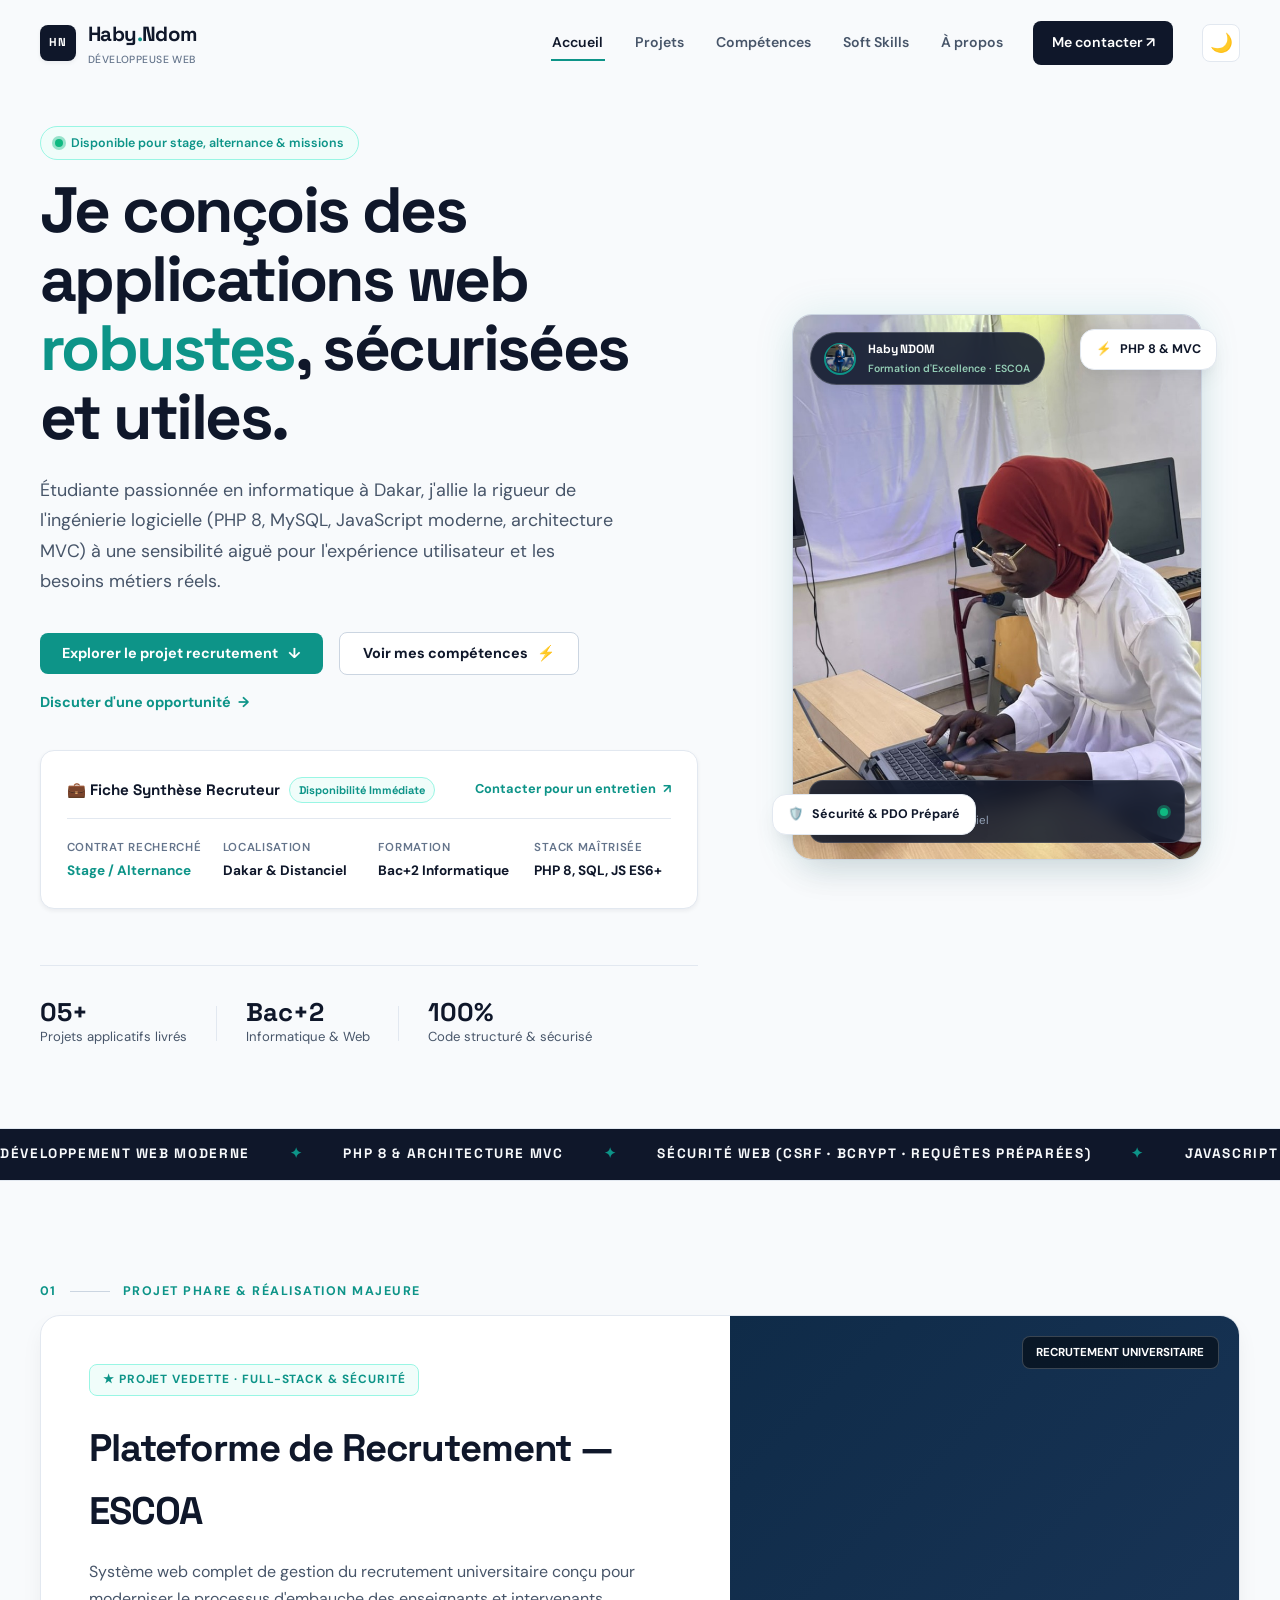
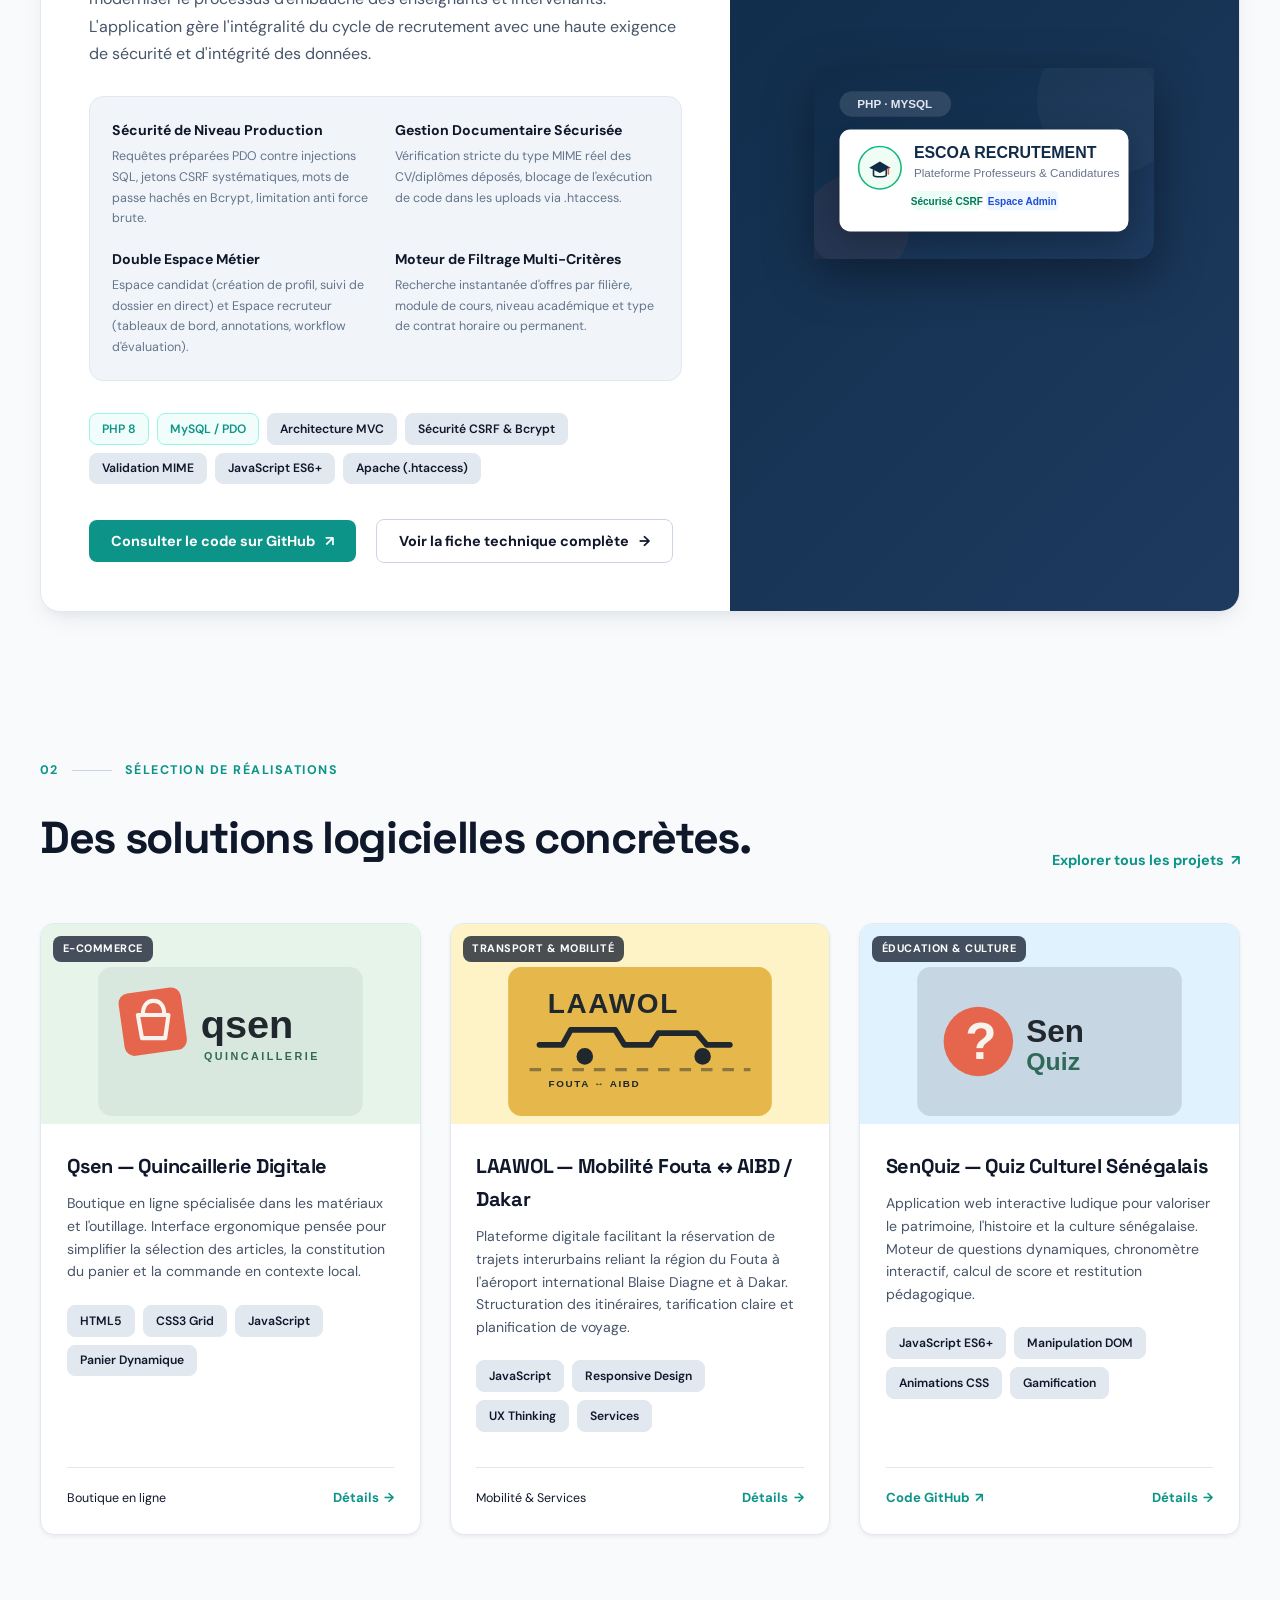
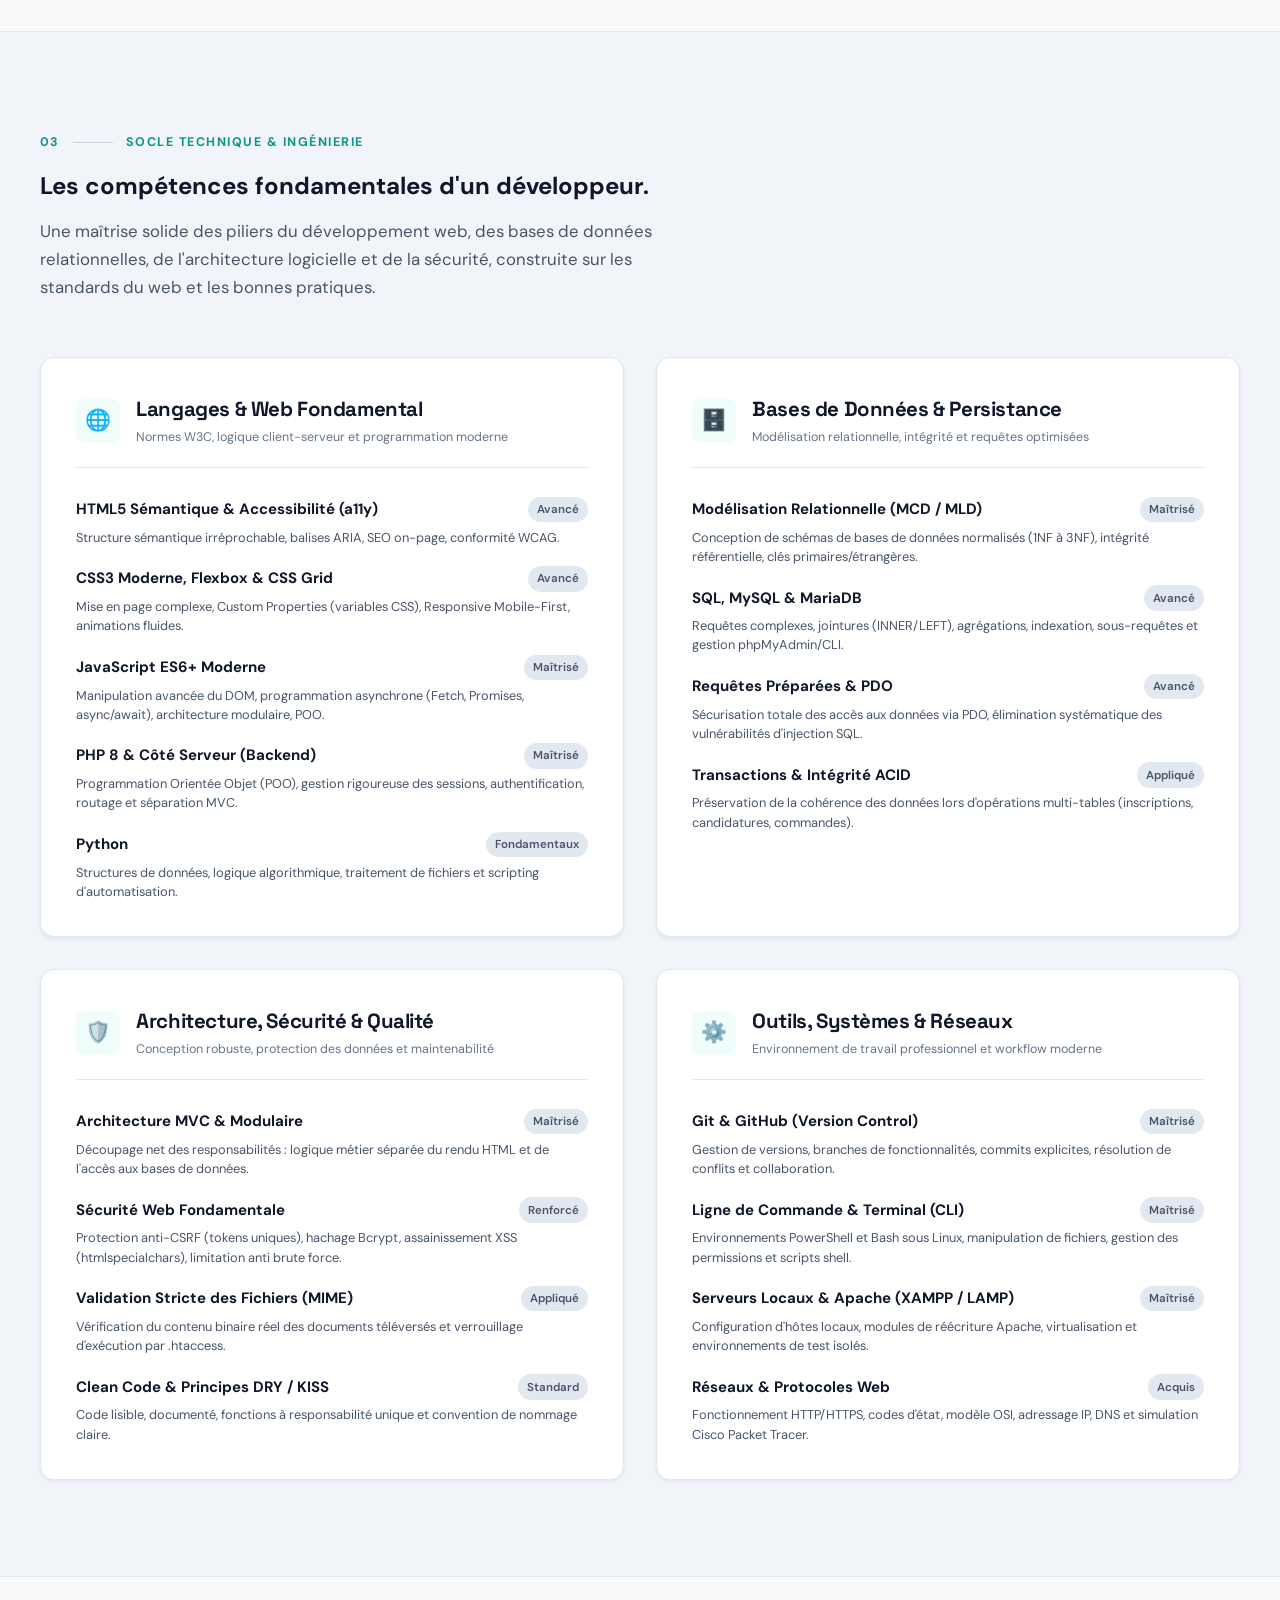
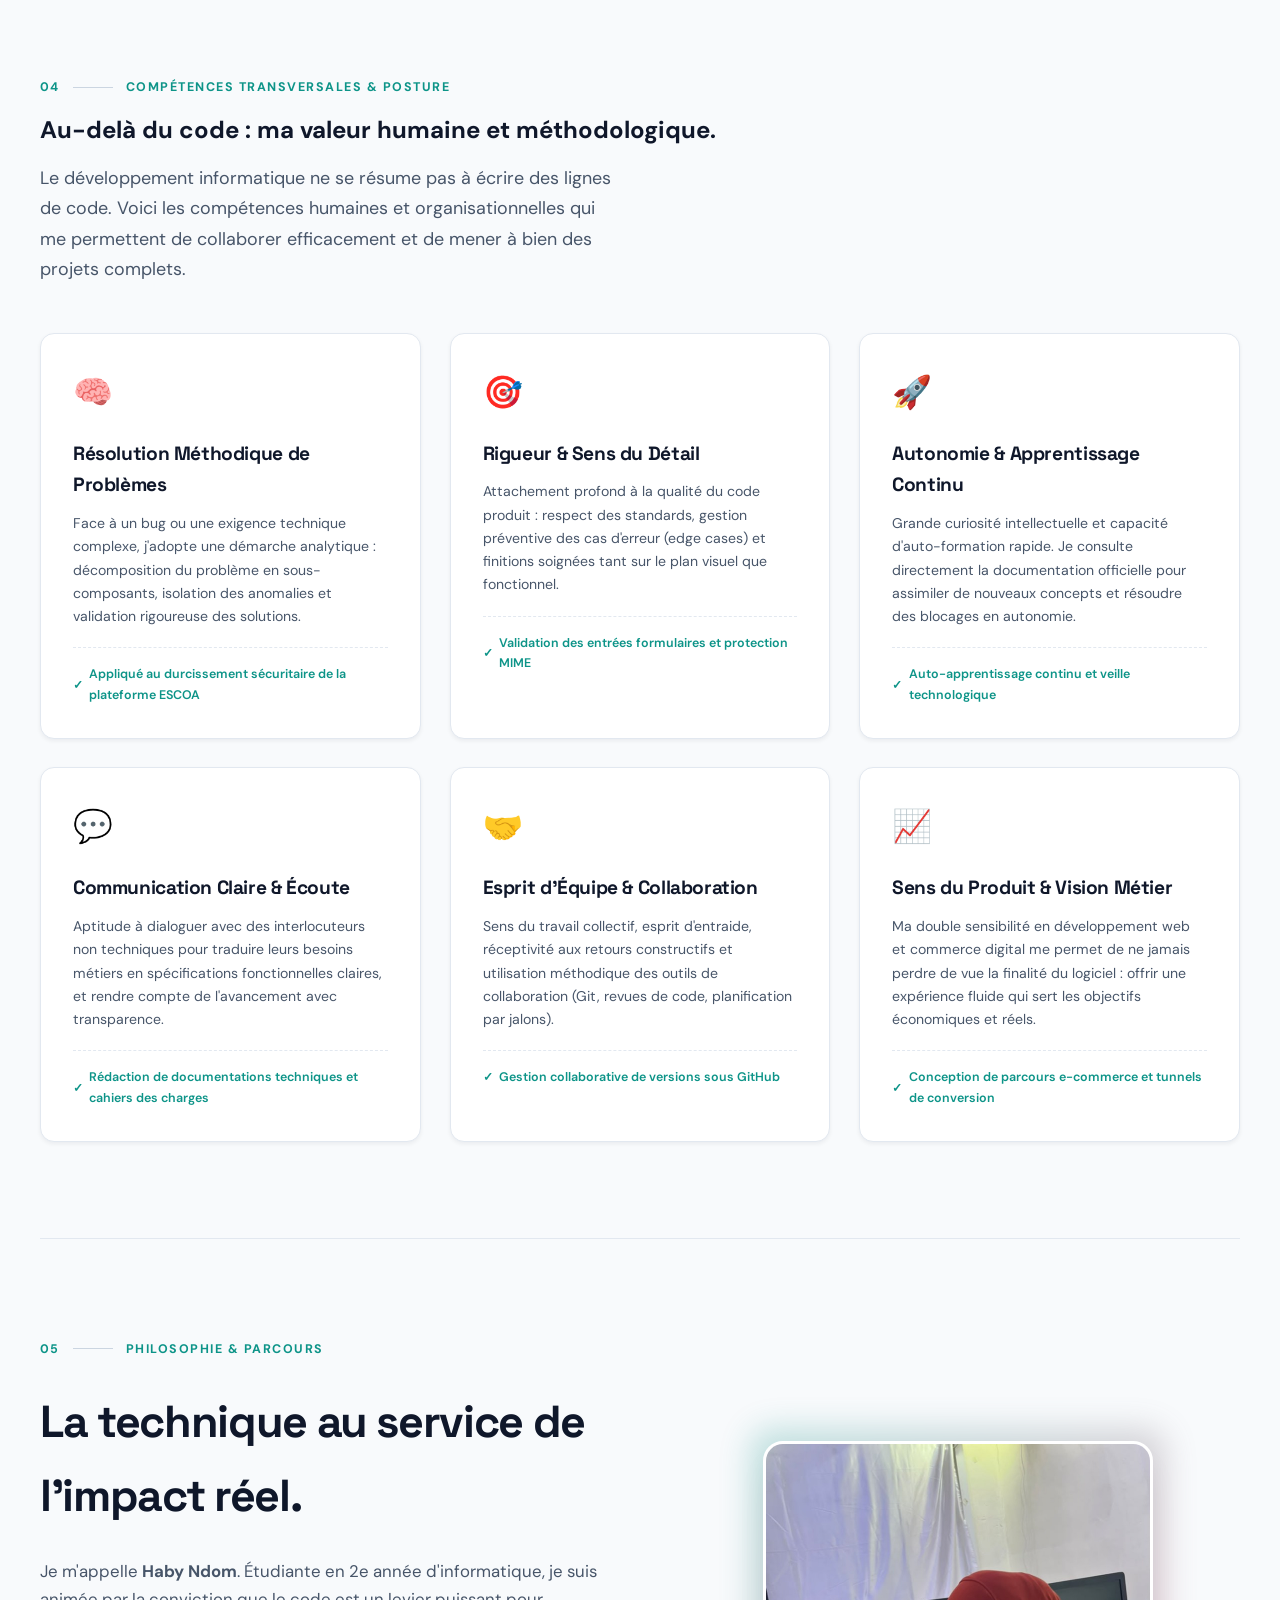
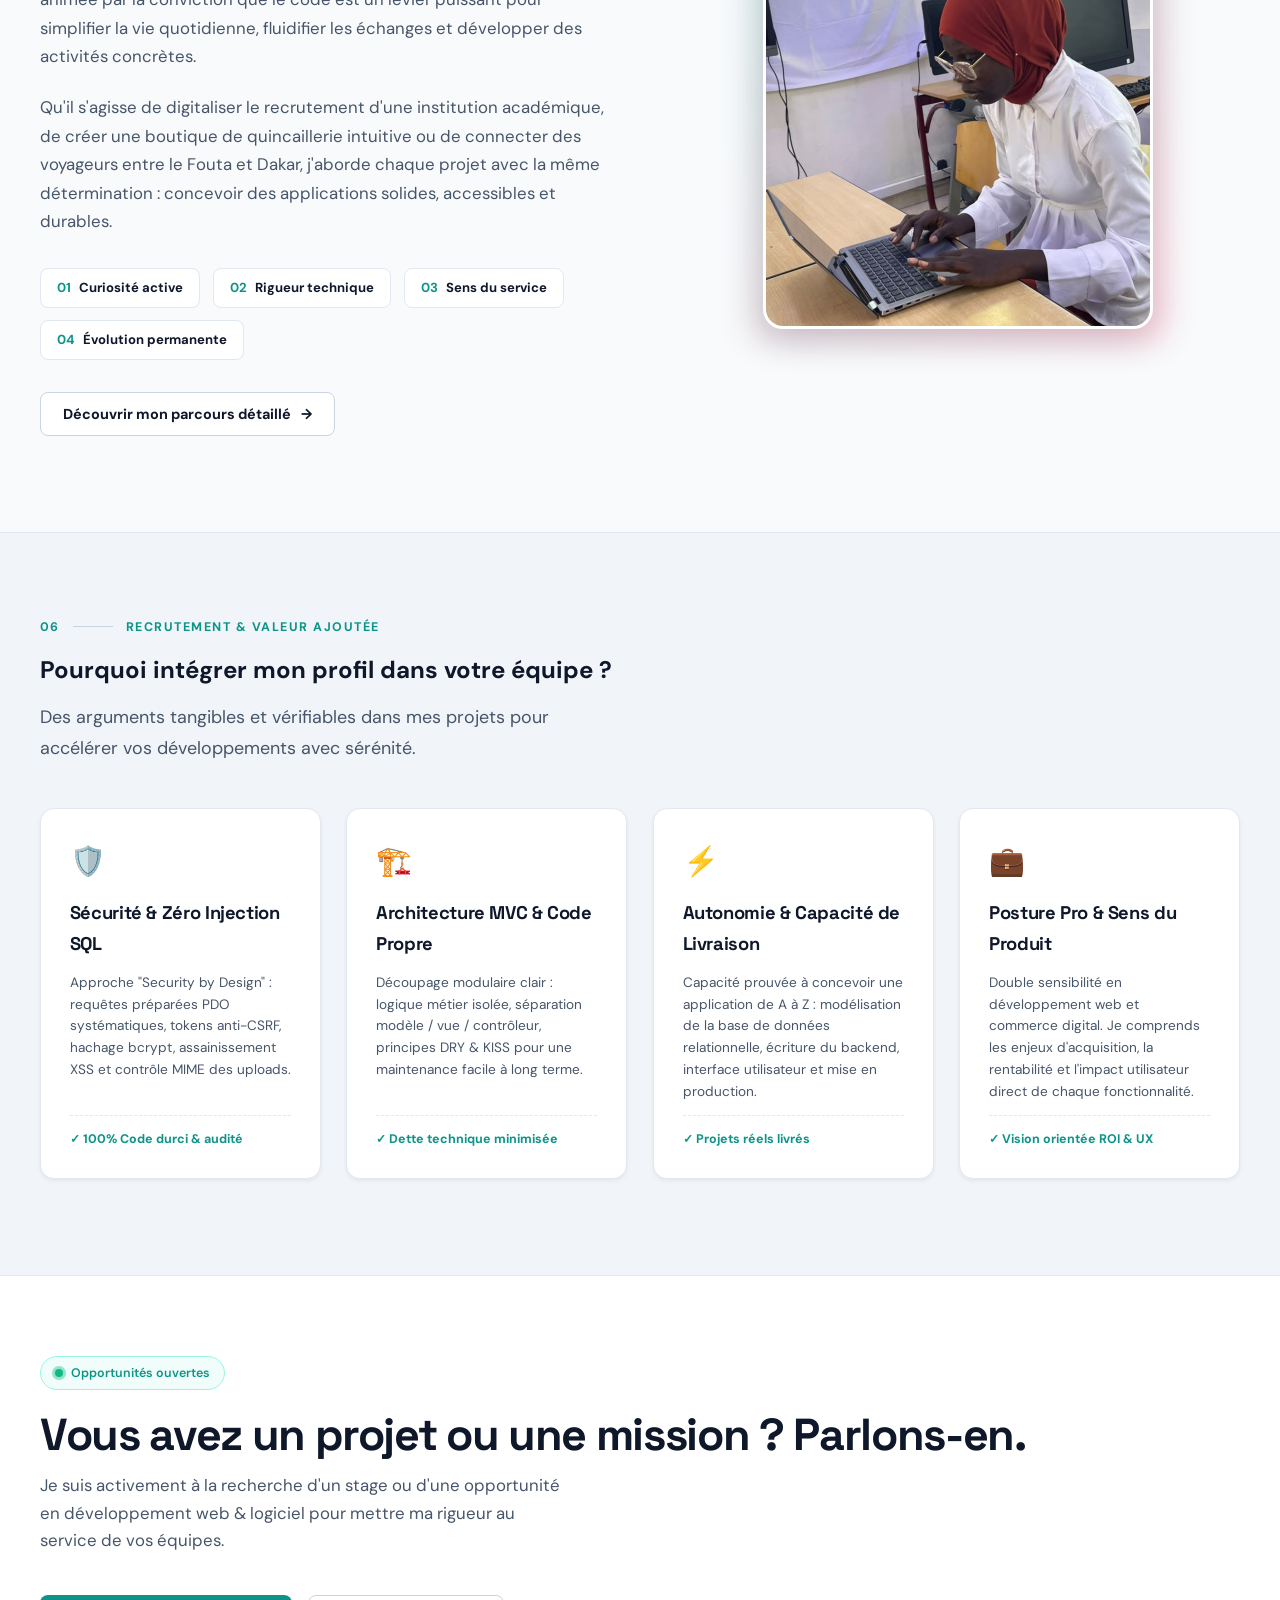
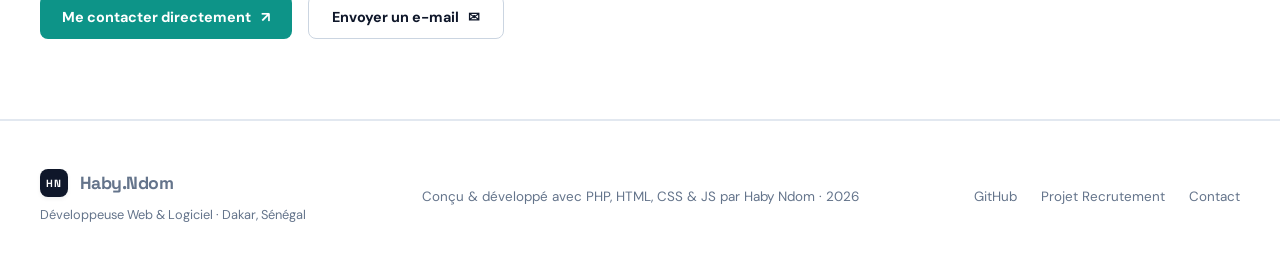
<file: index.html>
<!DOCTYPE html>
<html lang="fr">
<head>
  <meta charset="UTF-8">
  <meta name="viewport" content="width=device-width, initial-scale=1.0">
  <meta name="description" content="Portfolio de Haby Ndom, Développeuse Web &amp; Logiciel. Découvrez ses projets (Plateforme recrutement ESCOA, E-commerce, Mobilité), ses compétences techniques approfondies et ses compétences transversales.">
  <meta name="author" content="Haby Ndom">
  <title>Accueil | Développeuse Web &amp; Logiciel | Haby Ndom</title>
  
  <!-- Polices Google Fonts -->
  <link rel="preconnect" href="https://fonts.googleapis.com">
  <link rel="preconnect" href="https://fonts.gstatic.com" crossorigin>
  <link href="https://fonts.googleapis.com/css2?family=DM+Sans:ital,opsz,wght@0,9..40,400;0,9..40,500;0,9..40,600;0,9..40,700;1,9..40,400&family=Space+Grotesk:wght@500;600;700&display=swap" rel="stylesheet">
  
  <link rel="stylesheet" href="css/style.css">
  <script src="js/main.js" defer></script>
</head>
<body>
  <div class="site-shell">
    <header class="site-header">
      <a class="brand" href="index.html" aria-label="Page d'accueil de Haby Ndom">
        <span class="brand-mark">HN</span>
        <div>
          <span>Haby<span class="brand-dot">.</span>Ndom</span>
          <span class="brand-role">Développeuse Web</span>
        </div>
      </a>

      <button class="menu-toggle" type="button" aria-expanded="false" aria-controls="main-nav" aria-label="Ouvrir le menu">
        <span></span>
        <span></span>
        <span></span>
      </button>

      <nav class="main-nav" id="main-nav" aria-label="Navigation principale">
        <a class="active" href="index.html">Accueil</a>
        <a class="" href="pages/projets.html">Projets</a>
        <a href="index.html#competences">Compétences</a>
        <a href="index.html#transversales">Soft Skills</a>
        <a class="" href="pages/apropos.html">À propos</a>
        <a class="nav-cta" href="pages/contact.html">Me contacter <span>↗</span></a>
        <button class="theme-toggle" type="button" aria-label="Basculer le mode sombre" title="Basculer le mode sombre">🌙</button>
      </nav>
    </header>

    <main>
      <!-- SECTION HÉRO -->
      <section class="hero section-wrap" id="accueil">
        <div class="hero-copy reveal">
          <div class="status-pill">
            <span class="status-indicator"></span>
            <span>Disponible pour stage, alternance &amp; missions</span>
          </div>

          <h1>
            Je conçois des applications web <em>robustes</em>, sécurisées et utiles.
          </h1>

          <p class="hero-intro">
            Étudiante passionnée en informatique à Dakar, j'allie la rigueur de l'ingénierie logicielle (PHP 8, MySQL, JavaScript moderne, architecture MVC) à une sensibilité aiguë pour l'expérience utilisateur et les besoins métiers réels.
          </p>

          <div class="hero-actions">
            <a class="button button-primary" href="#projet-recrutement">
              Explorer le projet recrutement <span>↓</span>
            </a>
            <a class="button button-outline" href="#competences">
              Voir mes compétences <span>⚡</span>
            </a>
            <a class="text-link" href="pages/contact.html">
              Discuter d'une opportunité <span>→</span>
            </a>
          </div>

          <!-- BANDEAU SYNTHÈSE RECRUTEUR EXPRESS -->
          <div class="recruiter-strip">
            <div class="recruiter-strip-header">
              <div class="recruiter-strip-title">
                <span>💼 Fiche Synthèse Recruteur</span>
                <span class="badge-pill">Disponibilité Immédiate</span>
              </div>
              <a class="text-link" href="pages/contact.html" style="font-size: 0.8rem;">
                Contacter pour un entretien <span>↗</span>
              </a>
            </div>
            <div class="recruiter-data-grid">
              <div class="recruiter-data-item">
                <span class="recruiter-data-label">Contrat recherché</span>
                <span class="recruiter-data-val accent">Stage / Alternance</span>
              </div>
              <div class="recruiter-data-item">
                <span class="recruiter-data-label">Localisation</span>
                <span class="recruiter-data-val">Dakar &amp; Distanciel</span>
              </div>
              <div class="recruiter-data-item">
                <span class="recruiter-data-label">Formation</span>
                <span class="recruiter-data-val">Bac+2 Informatique</span>
              </div>
              <div class="recruiter-data-item">
                <span class="recruiter-data-label">Stack Maîtrisée</span>
                <span class="recruiter-data-val">PHP 8, SQL, JS ES6+</span>
              </div>
            </div>
          </div>

          <div class="hero-meta">
            <div>
              <strong>05+</strong>
              <span>Projets applicatifs livrés</span>
            </div>
            <span class="meta-divider"></span>
            <div>
              <strong>Bac+2</strong>
              <span>Informatique &amp; Web</span>
            </div>
            <span class="meta-divider"></span>
            <div>
              <strong>100%</strong>
              <span>Code structuré &amp; sécurisé</span>
            </div>
          </div>
        </div>

        <!-- VISUEL HÉRO AVEC COMPOSITION PHOTO PROFESSIONNELLE -->
        <div class="hero-visual reveal reveal-delay-1">
          <div class="photo-composite-card">
            <!-- Badge supérieur avec photo institutionnelle ESCOA -->
            <div class="photo-sub-badge">
              <div class="photo-sub-avatar">
                <img src="images/image-acceuil.jpg" alt="Haby Ndom en tailleur ESCOA" width="32" height="32">
              </div>
              <div class="photo-sub-text">
                <strong>Haby NDOM</strong>
                <span>Formation d'Excellence · ESCOA</span>
              </div>
            </div>

            <!-- Floating pill haut droite -->
            <div class="floating-pill floating-top">
              <span>⚡</span>
              <span>PHP 8 &amp; MVC</span>
            </div>

            <!-- Cadre photo principal (Haby au travail) -->
            <div class="photo-composite-frame">
              <img class="main-photo" src="images/haby-dev.jpg" alt="Haby Ndom concentrée sur son ordinateur portable lors d'une session de développement" width="390" height="520">
              <div class="photo-badge">
                <div>
                  <div class="photo-badge-name">Haby Ndom</div>
                  <div class="photo-badge-title">Développeuse Web &amp; Logiciel</div>
                </div>
                <span class="status-indicator"></span>
              </div>
            </div>

            <!-- Floating pill bas gauche -->
            <div class="floating-pill floating-bottom">
              <span>🛡️</span>
              <span>Sécurité &amp; PDO Préparé</span>
            </div>
          </div>
        </div>
      </section>

      <!-- RUBAN DÉFILANT DES EXPERTISES TECHNIQUES -->
      <section class="marquee-band" aria-label="Compétences et domaines clés">
        <div class="marquee-track">
          <span>DÉVELOPPEMENT WEB MODERNE <i>✦</i></span>
          <span>PHP 8 &amp; ARCHITECTURE MVC <i>✦</i></span>
          <span>SÉCURITÉ WEB (CSRF · BCRYPT · REQUÊTES PRÉPARÉES) <i>✦</i></span>
          <span>JAVASCRIPT ES6+ <i>✦</i></span>
          <span>MODÉLISATION RELATIONNELLE &amp; MYSQL <i>✦</i></span>
          <span>HTML5 SÉMANTIQUE &amp; ACCESSIBILITÉ <i>✦</i></span>
          <span>ALGORITHMIQUE &amp; STRUCTURES DE DONNÉES <i>✦</i></span>
          <span>GIT &amp; WORKFLOW COLLABORATIF <i>✦</i></span>
          <span>RÉSEAUX &amp; PROTOCOLE HTTP/HTTPS <i>✦</i></span>
          <span>DÉVELOPPEMENT WEB MODERNE <i>✦</i></span>
          <span>PHP 8 &amp; ARCHITECTURE MVC <i>✦</i></span>
        </div>
      </section>

      <!-- SECTION PROJET VEDETTE : PLATEFORME DE RECRUTEMENT ESCOA -->
            <section class="featured-project-section section-wrap reveal" id="projet-recrutement">
        <div class="section-kicker">
          01 <span></span> Projet Phare &amp; Réalisation Majeure
        </div>

        <div class="featured-card">
          <div class="featured-body">
            <div>
              <span class="featured-tag">★ Projet Vedette · Full-Stack &amp; Sécurité</span>
              <h3>Plateforme de Recrutement — ESCOA</h3>
              <p class="featured-desc">
                Système web complet de gestion du recrutement universitaire conçu pour moderniser le processus d&#039;embauche des enseignants et intervenants. L&#039;application gère l&#039;intégralité du cycle de recrutement avec une haute exigence de sécurité et d&#039;intégrité des données.              </p>

              <!-- Points forts générés en PHP -->
              <div class="featured-highlights">
                                  <div class="highlight-item">
                    <strong>Sécurité de Niveau Production</strong>
                    <span>Requêtes préparées PDO contre injections SQL, jetons CSRF systématiques, mots de passe hachés en Bcrypt, limitation anti force brute.</span>
                  </div>
                                  <div class="highlight-item">
                    <strong>Gestion Documentaire Sécurisée</strong>
                    <span>Vérification stricte du type MIME réel des CV/diplômes déposés, blocage de l&#039;exécution de code dans les uploads via .htaccess.</span>
                  </div>
                                  <div class="highlight-item">
                    <strong>Double Espace Métier</strong>
                    <span>Espace candidat (création de profil, suivi de dossier en direct) et Espace recruteur (tableaux de bord, annotations, workflow d&#039;évaluation).</span>
                  </div>
                                  <div class="highlight-item">
                    <strong>Moteur de Filtrage Multi-Critères</strong>
                    <span>Recherche instantanée d&#039;offres par filière, module de cours, niveau académique et type de contrat horaire ou permanent.</span>
                  </div>
                              </div>

              <!-- Tags technologies -->
              <div class="tech-pills-row">
                                  <span class="tech-pill accent">
                    PHP 8                  </span>
                                  <span class="tech-pill accent">
                    MySQL / PDO                  </span>
                                  <span class="tech-pill ">
                    Architecture MVC                  </span>
                                  <span class="tech-pill ">
                    Sécurité CSRF &amp; Bcrypt                  </span>
                                  <span class="tech-pill ">
                    Validation MIME                  </span>
                                  <span class="tech-pill ">
                    JavaScript ES6+                  </span>
                                  <span class="tech-pill ">
                    Apache (.htaccess)                  </span>
                              </div>
            </div>

            <!-- Actions sur le projet de recrutement -->
            <div class="featured-actions">
              <a class="button button-primary" href="https://github.com/HabyNdom/plateforme-recrutement-escoa" target="_blank" rel="noopener noreferrer">
                <span>Consulter le code sur GitHub</span>
                <span aria-hidden="true">↗</span>
              </a>
              <a class="button button-outline" href="pages/projets.html#recrutement">
                <span>Voir la fiche technique complète</span>
                <span aria-hidden="true">→</span>
              </a>
            </div>
          </div>

          <div class="featured-visual">
            <span class="featured-badge-overlay">Recrutement Universitaire</span>
            <img src="images/logo-recrutement.svg" alt="Illustration de la Plateforme de Recrutement ESCOA" width="340" height="200">
          </div>
        </div>
      </section>

      <!-- SECTION SÉLECTION DES AUTRES PROJETS -->
      <section class="projects-section section-wrap reveal" id="projets">
        <div class="section-header">
          <div>
            <div class="section-kicker">02 <span></span> Sélection de Réalisations</div>
            <h2>Des solutions logicielles concrètes.</h2>
          </div>
          <a class="text-link" href="pages/projets.html">
            Explorer tous les projets <span>↗</span>
          </a>
        </div>

        <div class="project-grid">
                      <article class="project-card">
              <div class="project-thumbnail" style="background-color: #e6f4ea;">
                <span class="project-category-badge">E-Commerce</span>
                                  <img src="images/logo-qsen.svg" alt="Logo Qsen — Quincaillerie Digitale" width="220" height="120">
                              </div>
              <div class="project-card-content">
                <div>
                  <h3>Qsen — Quincaillerie Digitale</h3>
                  <p>Boutique en ligne spécialisée dans les matériaux et l&#039;outillage. Interface ergonomique pensée pour simplifier la sélection des articles, la constitution du panier et la commande en contexte local.</p>
                  <div class="tech-pills-row">
                                          <span class="tech-pill">HTML5</span>
                                          <span class="tech-pill">CSS3 Grid</span>
                                          <span class="tech-pill">JavaScript</span>
                                          <span class="tech-pill">Panier Dynamique</span>
                                      </div>
                </div>
                <div class="project-card-footer">
                                      <span class="text-muted" style="font-size: 0.78rem;">Boutique en ligne</span>
                                    <a class="project-card-link" href="pages/projets.html#qsen">
                    Détails <span>→</span>
                  </a>
                </div>
              </div>
            </article>
                      <article class="project-card">
              <div class="project-thumbnail" style="background-color: #fef3c7;">
                <span class="project-category-badge">Transport &amp; Mobilité</span>
                                  <img src="images/logo-laawol.svg" alt="Logo LAAWOL — Mobilité Fouta ↔ AIBD / Dakar" width="220" height="120">
                              </div>
              <div class="project-card-content">
                <div>
                  <h3>LAAWOL — Mobilité Fouta ↔ AIBD / Dakar</h3>
                  <p>Plateforme digitale facilitant la réservation de trajets interurbains reliant la région du Fouta à l&#039;aéroport international Blaise Diagne et à Dakar. Structuration des itinéraires, tarification claire et planification de voyage.</p>
                  <div class="tech-pills-row">
                                          <span class="tech-pill">JavaScript</span>
                                          <span class="tech-pill">Responsive Design</span>
                                          <span class="tech-pill">UX Thinking</span>
                                          <span class="tech-pill">Services</span>
                                      </div>
                </div>
                <div class="project-card-footer">
                                      <span class="text-muted" style="font-size: 0.78rem;">Mobilité &amp; Services</span>
                                    <a class="project-card-link" href="pages/projets.html#fouta">
                    Détails <span>→</span>
                  </a>
                </div>
              </div>
            </article>
                      <article class="project-card">
              <div class="project-thumbnail" style="background-color: #e0f2fe;">
                <span class="project-category-badge">Éducation &amp; Culture</span>
                                  <img src="images/logo-senquiz.svg" alt="Logo SenQuiz — Quiz Culturel Sénégalais" width="220" height="120">
                              </div>
              <div class="project-card-content">
                <div>
                  <h3>SenQuiz — Quiz Culturel Sénégalais</h3>
                  <p>Application web interactive ludique pour valoriser le patrimoine, l&#039;histoire et la culture sénégalaise. Moteur de questions dynamiques, chronomètre interactif, calcul de score et restitution pédagogique.</p>
                  <div class="tech-pills-row">
                                          <span class="tech-pill">JavaScript ES6+</span>
                                          <span class="tech-pill">Manipulation DOM</span>
                                          <span class="tech-pill">Animations CSS</span>
                                          <span class="tech-pill">Gamification</span>
                                      </div>
                </div>
                <div class="project-card-footer">
                                      <a class="project-card-link" href="https://github.com/HabyNdom/QuizSenCulture" target="_blank" rel="noopener noreferrer">
                      Code GitHub <span>↗</span>
                    </a>
                                    <a class="project-card-link" href="pages/projets.html#senquiz">
                    Détails <span>→</span>
                  </a>
                </div>
              </div>
            </article>
                  </div>
      </section>

      <!-- SECTION COMPÉTENCES TECHNIQUES (SANS REACT NI NODE.JS) -->
      <section class="skills-section reveal" id="competences">
        <div class="section-wrap">
          <div class="skills-intro">
            <div class="section-kicker">03 <span></span> Socle Technique &amp; Ingénierie</div>
            <h2>Les compétences fondamentales d'un développeur.</h2>
            <p>
              Une maîtrise solide des piliers du développement web, des bases de données relationnelles, de l'architecture logicielle et de la sécurité, construite sur les standards du web et les bonnes pratiques.
            </p>
          </div>

          <div class="skills-grid-categories">
                          <div class="skill-category-card">
                <div class="category-header">
                  <div class="category-icon">🌐</div>
                  <div>
                    <h3>Langages &amp; Web Fondamental</h3>
                    <p>Normes W3C, logique client-serveur et programmation moderne</p>
                  </div>
                </div>
                <div class="skills-list-detailed">
                                      <div class="skill-detail-item">
                      <div class="skill-detail-top">
                        <strong>HTML5 Sémantique &amp; Accessibilité (a11y)</strong>
                        <span class="skill-level-tag">Avancé</span>
                      </div>
                      <p class="skill-detail-desc">Structure sémantique irréprochable, balises ARIA, SEO on-page, conformité WCAG.</p>
                    </div>
                                      <div class="skill-detail-item">
                      <div class="skill-detail-top">
                        <strong>CSS3 Moderne, Flexbox &amp; CSS Grid</strong>
                        <span class="skill-level-tag">Avancé</span>
                      </div>
                      <p class="skill-detail-desc">Mise en page complexe, Custom Properties (variables CSS), Responsive Mobile-First, animations fluides.</p>
                    </div>
                                      <div class="skill-detail-item">
                      <div class="skill-detail-top">
                        <strong>JavaScript ES6+ Moderne</strong>
                        <span class="skill-level-tag">Maîtrisé</span>
                      </div>
                      <p class="skill-detail-desc">Manipulation avancée du DOM, programmation asynchrone (Fetch, Promises, async/await), architecture modulaire, POO.</p>
                    </div>
                                      <div class="skill-detail-item">
                      <div class="skill-detail-top">
                        <strong>PHP 8 &amp; Côté Serveur (Backend)</strong>
                        <span class="skill-level-tag">Maîtrisé</span>
                      </div>
                      <p class="skill-detail-desc">Programmation Orientée Objet (POO), gestion rigoureuse des sessions, authentification, routage et séparation MVC.</p>
                    </div>
                                      <div class="skill-detail-item">
                      <div class="skill-detail-top">
                        <strong>Python</strong>
                        <span class="skill-level-tag">Fondamentaux</span>
                      </div>
                      <p class="skill-detail-desc">Structures de données, logique algorithmique, traitement de fichiers et scripting d&#039;automatisation.</p>
                    </div>
                                  </div>
              </div>
                          <div class="skill-category-card">
                <div class="category-header">
                  <div class="category-icon">🗄️</div>
                  <div>
                    <h3>Bases de Données &amp; Persistance</h3>
                    <p>Modélisation relationnelle, intégrité et requêtes optimisées</p>
                  </div>
                </div>
                <div class="skills-list-detailed">
                                      <div class="skill-detail-item">
                      <div class="skill-detail-top">
                        <strong>Modélisation Relationnelle (MCD / MLD)</strong>
                        <span class="skill-level-tag">Maîtrisé</span>
                      </div>
                      <p class="skill-detail-desc">Conception de schémas de bases de données normalisés (1NF à 3NF), intégrité référentielle, clés primaires/étrangères.</p>
                    </div>
                                      <div class="skill-detail-item">
                      <div class="skill-detail-top">
                        <strong>SQL, MySQL &amp; MariaDB</strong>
                        <span class="skill-level-tag">Avancé</span>
                      </div>
                      <p class="skill-detail-desc">Requêtes complexes, jointures (INNER/LEFT), agrégations, indexation, sous-requêtes et gestion phpMyAdmin/CLI.</p>
                    </div>
                                      <div class="skill-detail-item">
                      <div class="skill-detail-top">
                        <strong>Requêtes Préparées &amp; PDO</strong>
                        <span class="skill-level-tag">Avancé</span>
                      </div>
                      <p class="skill-detail-desc">Sécurisation totale des accès aux données via PDO, élimination systématique des vulnérabilités d&#039;injection SQL.</p>
                    </div>
                                      <div class="skill-detail-item">
                      <div class="skill-detail-top">
                        <strong>Transactions &amp; Intégrité ACID</strong>
                        <span class="skill-level-tag">Appliqué</span>
                      </div>
                      <p class="skill-detail-desc">Préservation de la cohérence des données lors d&#039;opérations multi-tables (inscriptions, candidatures, commandes).</p>
                    </div>
                                  </div>
              </div>
                          <div class="skill-category-card">
                <div class="category-header">
                  <div class="category-icon">🛡️</div>
                  <div>
                    <h3>Architecture, Sécurité &amp; Qualité</h3>
                    <p>Conception robuste, protection des données et maintenabilité</p>
                  </div>
                </div>
                <div class="skills-list-detailed">
                                      <div class="skill-detail-item">
                      <div class="skill-detail-top">
                        <strong>Architecture MVC &amp; Modulaire</strong>
                        <span class="skill-level-tag">Maîtrisé</span>
                      </div>
                      <p class="skill-detail-desc">Découpage net des responsabilités : logique métier séparée du rendu HTML et de l&#039;accès aux bases de données.</p>
                    </div>
                                      <div class="skill-detail-item">
                      <div class="skill-detail-top">
                        <strong>Sécurité Web Fondamentale</strong>
                        <span class="skill-level-tag">Renforcé</span>
                      </div>
                      <p class="skill-detail-desc">Protection anti-CSRF (tokens uniques), hachage Bcrypt, assainissement XSS (htmlspecialchars), limitation anti brute force.</p>
                    </div>
                                      <div class="skill-detail-item">
                      <div class="skill-detail-top">
                        <strong>Validation Stricte des Fichiers (MIME)</strong>
                        <span class="skill-level-tag">Appliqué</span>
                      </div>
                      <p class="skill-detail-desc">Vérification du contenu binaire réel des documents téléversés et verrouillage d&#039;exécution par .htaccess.</p>
                    </div>
                                      <div class="skill-detail-item">
                      <div class="skill-detail-top">
                        <strong>Clean Code &amp; Principes DRY / KISS</strong>
                        <span class="skill-level-tag">Standard</span>
                      </div>
                      <p class="skill-detail-desc">Code lisible, documenté, fonctions à responsabilité unique et convention de nommage claire.</p>
                    </div>
                                  </div>
              </div>
                          <div class="skill-category-card">
                <div class="category-header">
                  <div class="category-icon">⚙️</div>
                  <div>
                    <h3>Outils, Systèmes &amp; Réseaux</h3>
                    <p>Environnement de travail professionnel et workflow moderne</p>
                  </div>
                </div>
                <div class="skills-list-detailed">
                                      <div class="skill-detail-item">
                      <div class="skill-detail-top">
                        <strong>Git &amp; GitHub (Version Control)</strong>
                        <span class="skill-level-tag">Maîtrisé</span>
                      </div>
                      <p class="skill-detail-desc">Gestion de versions, branches de fonctionnalités, commits explicites, résolution de conflits et collaboration.</p>
                    </div>
                                      <div class="skill-detail-item">
                      <div class="skill-detail-top">
                        <strong>Ligne de Commande &amp; Terminal (CLI)</strong>
                        <span class="skill-level-tag">Maîtrisé</span>
                      </div>
                      <p class="skill-detail-desc">Environnements PowerShell et Bash sous Linux, manipulation de fichiers, gestion des permissions et scripts shell.</p>
                    </div>
                                      <div class="skill-detail-item">
                      <div class="skill-detail-top">
                        <strong>Serveurs Locaux &amp; Apache (XAMPP / LAMP)</strong>
                        <span class="skill-level-tag">Maîtrisé</span>
                      </div>
                      <p class="skill-detail-desc">Configuration d&#039;hôtes locaux, modules de réécriture Apache, virtualisation et environnements de test isolés.</p>
                    </div>
                                      <div class="skill-detail-item">
                      <div class="skill-detail-top">
                        <strong>Réseaux &amp; Protocoles Web</strong>
                        <span class="skill-level-tag">Acquis</span>
                      </div>
                      <p class="skill-detail-desc">Fonctionnement HTTP/HTTPS, codes d&#039;état, modèle OSI, adressage IP, DNS et simulation Cisco Packet Tracer.</p>
                    </div>
                                  </div>
              </div>
                      </div>
        </div>
      </section>

      <!-- SECTION COMPÉTENCES TRANSVERSALES (SOFT SKILLS) -->
      <section class="transversal-skills-section section-wrap reveal" id="transversales">
        <div>
          <div class="section-kicker">04 <span></span> Compétences Transversales &amp; Posture</div>
          <h2>Au-delà du code : ma valeur humaine et méthodologique.</h2>
          <p class="hero-intro" style="margin-top: 0.8rem;">
            Le développement informatique ne se résume pas à écrire des lignes de code. Voici les compétences humaines et organisationnelles qui me permettent de collaborer efficacement et de mener à bien des projets complets.
          </p>
        </div>

        <div class="transversal-grid">
                      <article class="transversal-card">
              <span class="transversal-icon">🧠</span>
              <h3>Résolution Méthodique de Problèmes</h3>
              <p>Face à un bug ou une exigence technique complexe, j&#039;adopte une démarche analytique : décomposition du problème en sous-composants, isolation des anomalies et validation rigoureuse des solutions.</p>
              <div class="transversal-application">
                <span>✓</span> Appliqué au durcissement sécuritaire de la plateforme ESCOA              </div>
            </article>
                      <article class="transversal-card">
              <span class="transversal-icon">🎯</span>
              <h3>Rigueur &amp; Sens du Détail</h3>
              <p>Attachement profond à la qualité du code produit : respect des standards, gestion préventive des cas d&#039;erreur (edge cases) et finitions soignées tant sur le plan visuel que fonctionnel.</p>
              <div class="transversal-application">
                <span>✓</span> Validation des entrées formulaires et protection MIME              </div>
            </article>
                      <article class="transversal-card">
              <span class="transversal-icon">🚀</span>
              <h3>Autonomie &amp; Apprentissage Continu</h3>
              <p>Grande curiosité intellectuelle et capacité d&#039;auto-formation rapide. Je consulte directement la documentation officielle pour assimiler de nouveaux concepts et résoudre des blocages en autonomie.</p>
              <div class="transversal-application">
                <span>✓</span> Auto-apprentissage continu et veille technologique              </div>
            </article>
                      <article class="transversal-card">
              <span class="transversal-icon">💬</span>
              <h3>Communication Claire &amp; Écoute</h3>
              <p>Aptitude à dialoguer avec des interlocuteurs non techniques pour traduire leurs besoins métiers en spécifications fonctionnelles claires, et rendre compte de l&#039;avancement avec transparence.</p>
              <div class="transversal-application">
                <span>✓</span> Rédaction de documentations techniques et cahiers des charges              </div>
            </article>
                      <article class="transversal-card">
              <span class="transversal-icon">🤝</span>
              <h3>Esprit d&#039;Équipe &amp; Collaboration</h3>
              <p>Sens du travail collectif, esprit d&#039;entraide, réceptivité aux retours constructifs et utilisation méthodique des outils de collaboration (Git, revues de code, planification par jalons).</p>
              <div class="transversal-application">
                <span>✓</span> Gestion collaborative de versions sous GitHub              </div>
            </article>
                      <article class="transversal-card">
              <span class="transversal-icon">📈</span>
              <h3>Sens du Produit &amp; Vision Métier</h3>
              <p>Ma double sensibilité en développement web et commerce digital me permet de ne jamais perdre de vue la finalité du logiciel : offrir une expérience fluide qui sert les objectifs économiques et réels.</p>
              <div class="transversal-application">
                <span>✓</span> Conception de parcours e-commerce et tunnels de conversion              </div>
            </article>
                  </div>
      </section>

      <!-- SECTION APERÇU À PROPOS -->
      <section class="about-preview-section section-wrap reveal" id="apropos">
        <div class="about-preview-grid">
          <div class="about-preview-text">
            <div class="section-kicker">05 <span></span> Philosophie &amp; Parcours</div>
            <h2>La technique au service de l'impact réel.</h2>
            <p>
              Je m'appelle <strong>Haby Ndom</strong>. Étudiante en 2e année d'informatique, je suis animée par la conviction que le code est un levier puissant pour simplifier la vie quotidienne, fluidifier les échanges et développer des activités concrètes.
            </p>
            <p>
              Qu'il s'agisse de digitaliser le recrutement d'une institution académique, de créer une boutique de quincaillerie intuitive ou de connecter des voyageurs entre le Fouta et Dakar, j'aborde chaque projet avec la même détermination : concevoir des applications solides, accessibles et durables.
            </p>
            <div class="values-chips">
              <span class="value-chip"><span>01</span> Curiosité active</span>
              <span class="value-chip"><span>02</span> Rigueur technique</span>
              <span class="value-chip"><span>03</span> Sens du service</span>
              <span class="value-chip"><span>04</span> Évolution permanente</span>
            </div>
            <div style="margin-top: 2rem;">
              <a class="button button-outline" href="pages/apropos.html">
                Découvrir mon parcours détaillé <span>→</span>
              </a>
            </div>
          </div>

          <div style="position: relative;">
            <div class="photo-card-wrapper" style="margin: 0 auto;">
              <div class="photo-card" style="aspect-ratio: 4 / 5;">
                <img src="images/haby-dev.jpg" alt="Portrait de Haby Ndom au travail" width="380" height="475">
              </div>
            </div>
          </div>
        </div>
      </section>

      <!-- SECTION POURQUOI RECRUTER MON PROFIL -->
      <section class="why-hire-section reveal">
        <div class="section-wrap">
          <div class="section-kicker">06 <span></span> Recrutement &amp; Valeur Ajoutée</div>
          <h2>Pourquoi intégrer mon profil dans votre équipe ?</h2>
          <p class="hero-intro" style="margin-top: 0.8rem;">
            Des arguments tangibles et vérifiables dans mes projets pour accélérer vos développements avec sérénité.
          </p>

          <div class="why-hire-grid">
            <div class="why-hire-card">
              <span class="why-hire-icon">🛡️</span>
              <h3>Sécurité &amp; Zéro Injection SQL</h3>
              <p>
                Approche "Security by Design" : requêtes préparées PDO systématiques, tokens anti-CSRF, hachage bcrypt, assainissement XSS et contrôle MIME des uploads.
              </p>
              <div class="why-hire-metric">✓ 100% Code durci &amp; audité</div>
            </div>

            <div class="why-hire-card">
              <span class="why-hire-icon">🏗️</span>
              <h3>Architecture MVC &amp; Code Propre</h3>
              <p>
                Découpage modulaire clair : logique métier isolée, séparation modèle / vue / contrôleur, principes DRY &amp; KISS pour une maintenance facile à long terme.
              </p>
              <div class="why-hire-metric">✓ Dette technique minimisée</div>
            </div>

            <div class="why-hire-card">
              <span class="why-hire-icon">⚡</span>
              <h3>Autonomie &amp; Capacité de Livraison</h3>
              <p>
                Capacité prouvée à concevoir une application de A à Z : modélisation de la base de données relationnelle, écriture du backend, interface utilisateur et mise en production.
              </p>
              <div class="why-hire-metric">✓ Projets réels livrés</div>
            </div>

            <div class="why-hire-card">
              <span class="why-hire-icon">💼</span>
              <h3>Posture Pro &amp; Sens du Produit</h3>
              <p>
                Double sensibilité en développement web et commerce digital. Je comprends les enjeux d'acquisition, la rentabilité et l'impact utilisateur direct de chaque fonctionnalité.
              </p>
              <div class="why-hire-metric">✓ Vision orientée ROI &amp; UX</div>
            </div>
          </div>
        </div>
      </section>

      <!-- BANNIÈRE CALL TO ACTION -->
      <section class="cta-banner reveal">
        <div class="section-wrap cta-layout">
          <div>
            <span class="status-pill">
              <span class="status-indicator"></span>
              Opportunités ouvertes
            </span>
            <h2>Vous avez un projet ou une mission ? Parlons-en.</h2>
            <p>
              Je suis activement à la recherche d'un stage ou d'une opportunité en développement web &amp; logiciel pour mettre ma rigueur au service de vos équipes.
            </p>
          </div>
          <div class="cta-actions">
            <a class="button button-primary" href="pages/contact.html">
              Me contacter directement <span>↗</span>
            </a>
            <a class="button button-outline" href="mailto:habyndom01@gmail.com">
              Envoyer un e-mail <span>✉</span>
            </a>
          </div>
        </div>
      </section>
    </main>

    <footer class="site-footer">
      <div class="section-wrap footer-content">
        <div>
          <a class="brand" href="index.html" style="font-size: 1.1rem;">
            <span class="brand-mark" style="width: 28px; height: 28px; font-size: 0.65rem;">HN</span>
            <span>Haby.Ndom</span>
          </a>
          <p style="margin-top: 0.4rem; font-size: 0.8rem;">
            Développeuse Web &amp; Logiciel · Dakar, Sénégal          </p>
        </div>

        <p>
          Conçu &amp; développé avec PHP, HTML, CSS &amp; JS par Haby Ndom · 2026        </p>

        <div class="footer-links">
          <a href="https://github.com/HabyNdom" target="_blank" rel="noopener noreferrer">GitHub</a>
          <a href="https://github.com/HabyNdom/plateforme-recrutement-escoa" target="_blank" rel="noopener noreferrer">Projet Recrutement</a>
          <a href="pages/contact.html">Contact</a>
        </div>
      </div>
    </footer>
  </div>
</body>
</html>
</file>
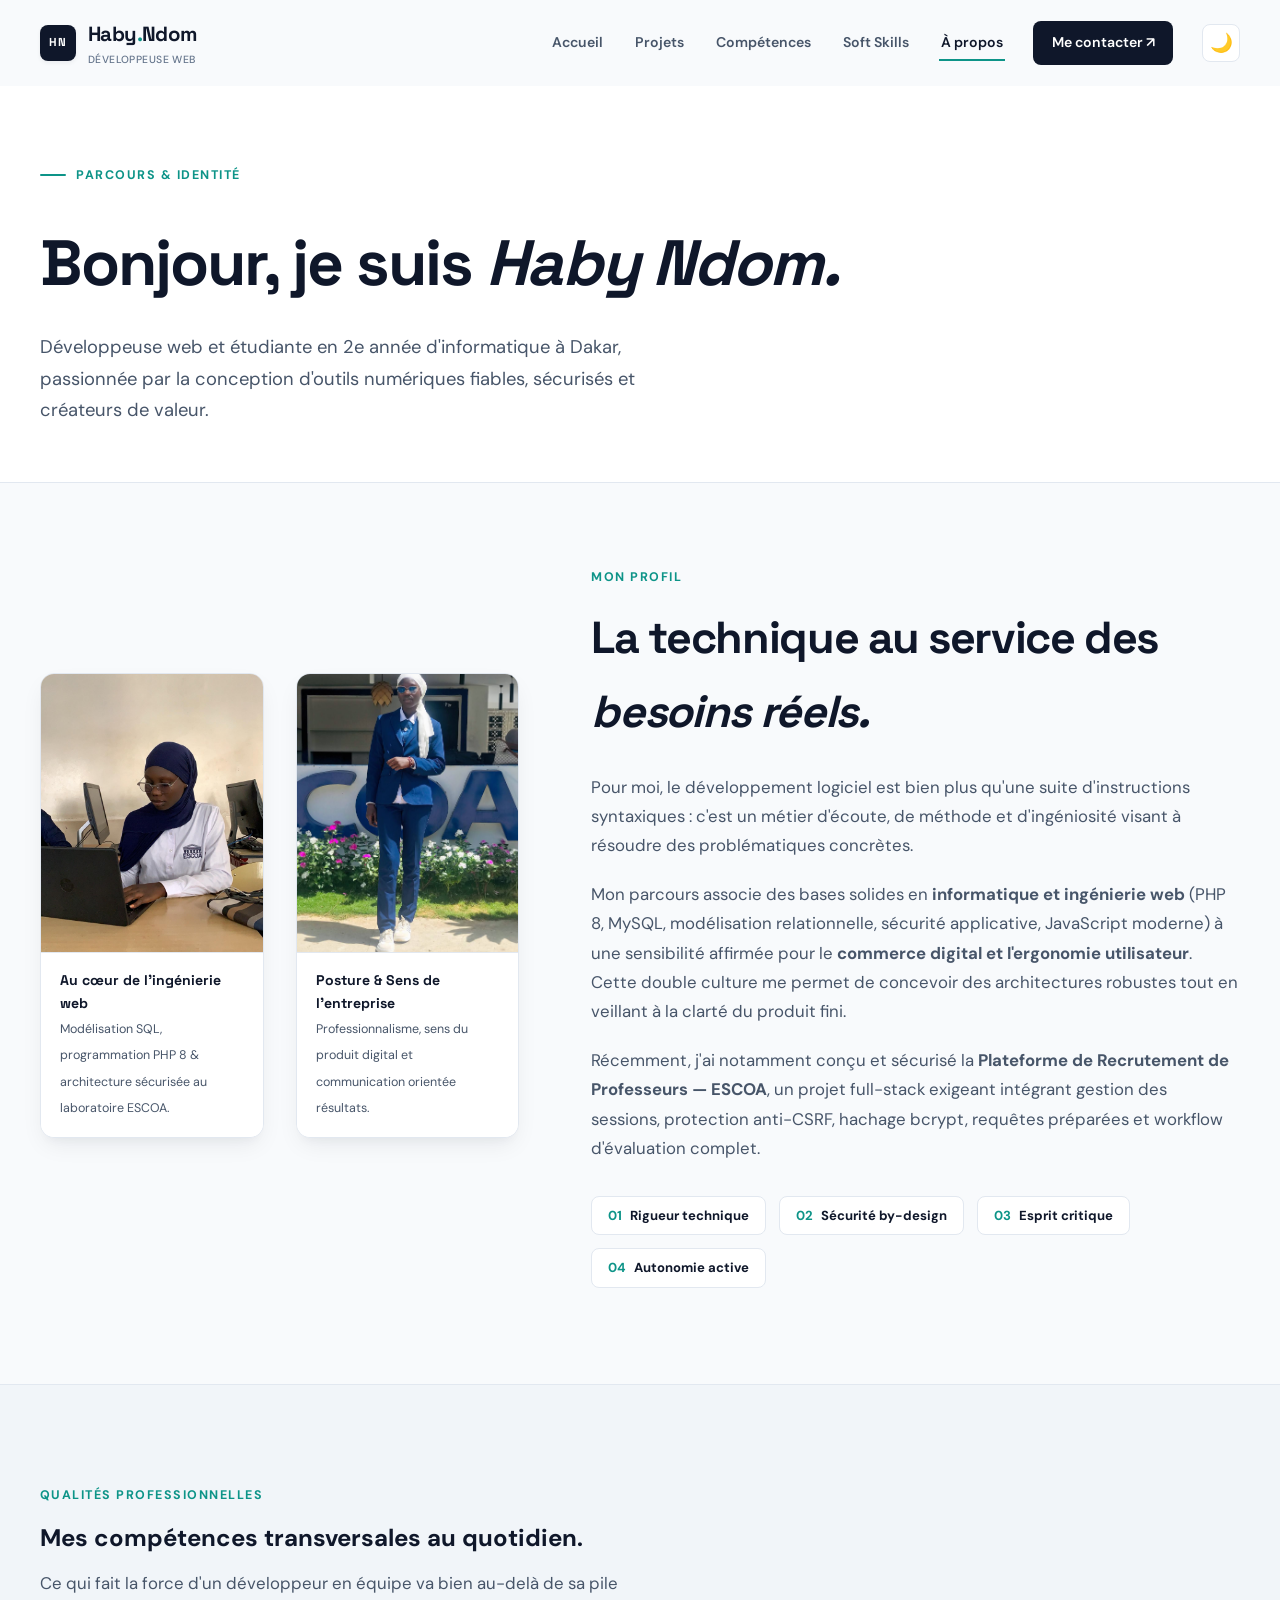
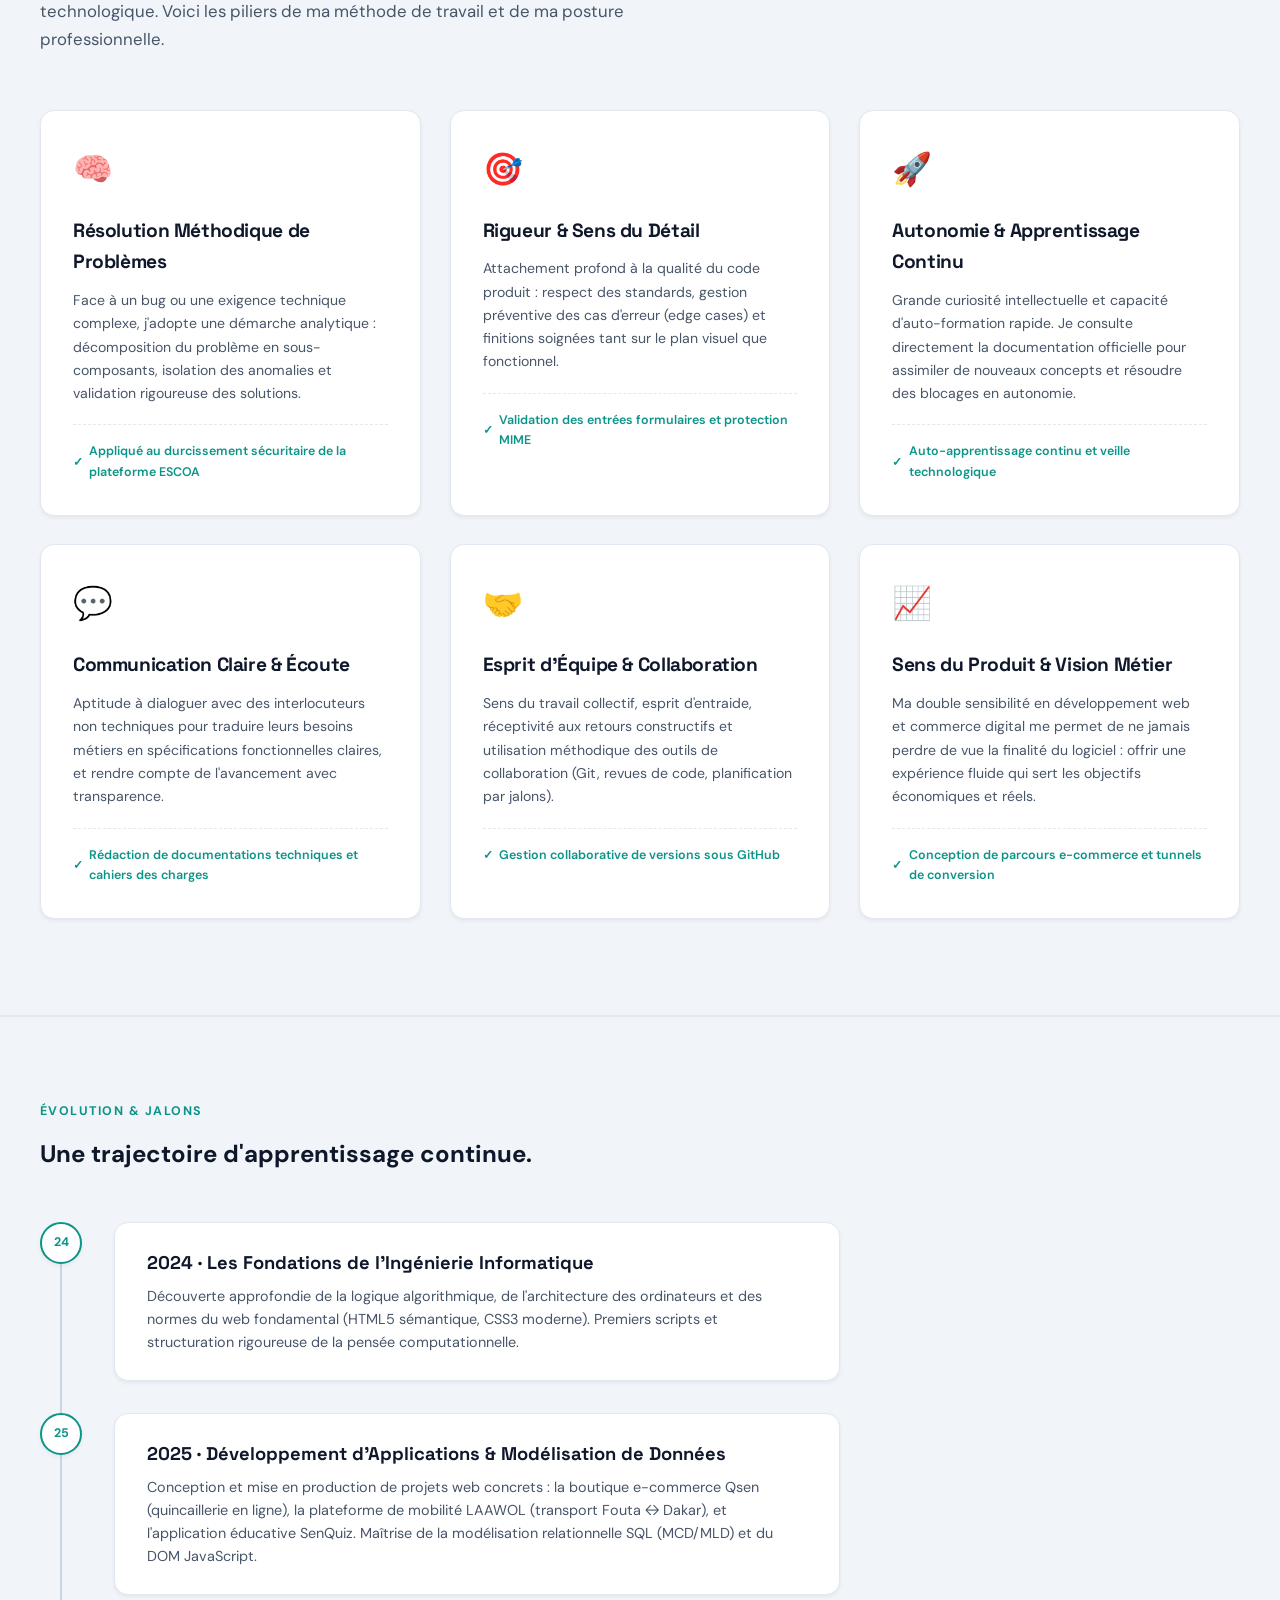
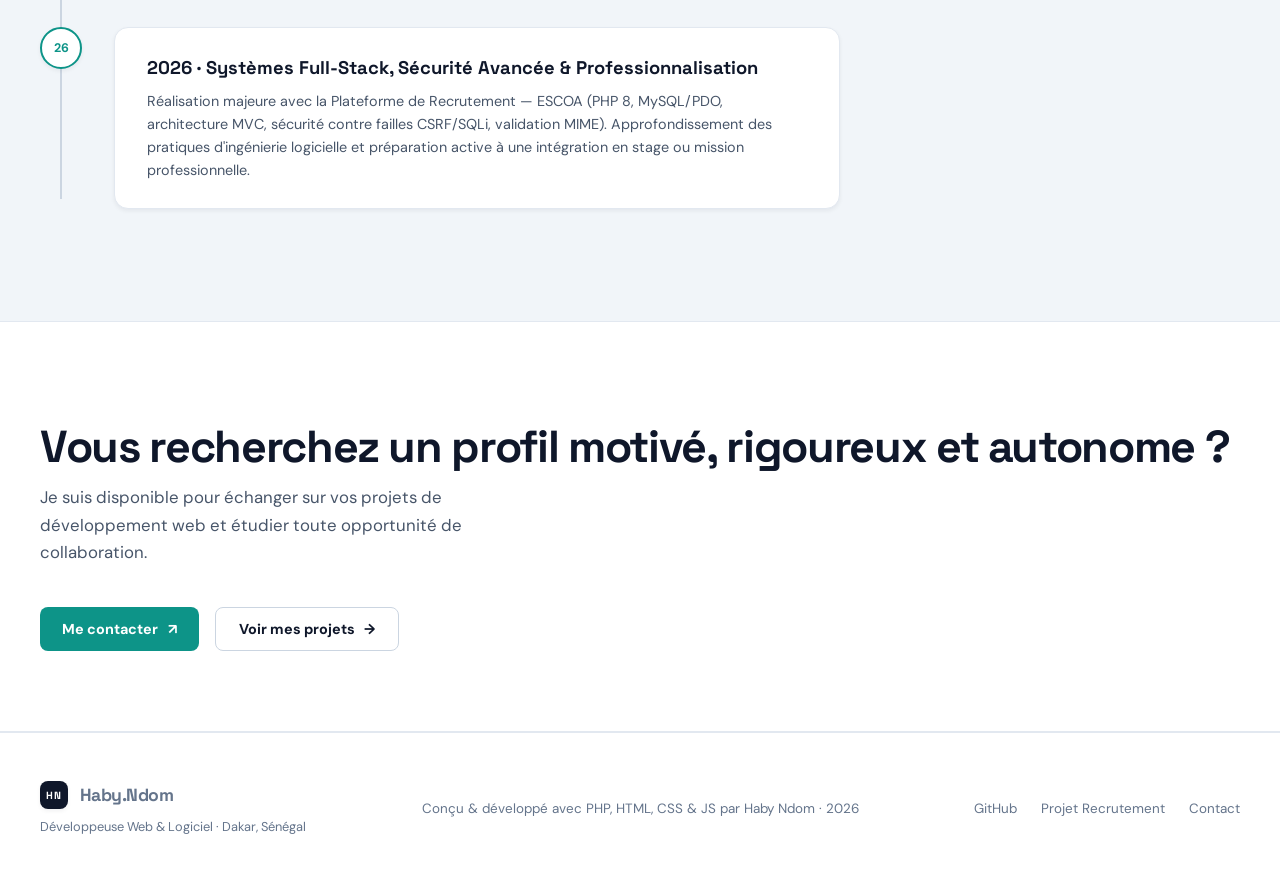
<file: pages/apropos.html>
<!DOCTYPE html>
<html lang="fr">
<head>
  <meta charset="UTF-8">
  <meta name="viewport" content="width=device-width, initial-scale=1.0">
  <meta name="description" content="Découvrez le parcours, les valeurs, la philosophie et les compétences transversales de Haby Ndom, Développeuse Web &amp; Logiciel.">
  <meta name="author" content="Haby Ndom">
  <title>À propos | Haby Ndom</title>
  
  <!-- Polices Google Fonts -->
  <link rel="preconnect" href="https://fonts.googleapis.com">
  <link rel="preconnect" href="https://fonts.gstatic.com" crossorigin>
  <link href="https://fonts.googleapis.com/css2?family=DM+Sans:ital,opsz,wght@0,9..40,400;0,9..40,500;0,9..40,600;0,9..40,700;1,9..40,400&family=Space+Grotesk:wght@500;600;700&display=swap" rel="stylesheet">
  
  <link rel="stylesheet" href="../css/style.css">
  <script src="../js/main.js" defer></script>
</head>
<body>
  <div class="site-shell">
    <header class="site-header">
      <a class="brand" href="../index.html" aria-label="Page d'accueil de Haby Ndom">
        <span class="brand-mark">HN</span>
        <div>
          <span>Haby<span class="brand-dot">.</span>Ndom</span>
          <span class="brand-role">Développeuse Web</span>
        </div>
      </a>

      <button class="menu-toggle" type="button" aria-expanded="false" aria-controls="main-nav" aria-label="Ouvrir le menu">
        <span></span>
        <span></span>
        <span></span>
      </button>

      <nav class="main-nav" id="main-nav" aria-label="Navigation principale">
        <a class="" href="../index.html">Accueil</a>
        <a class="" href="projets.html">Projets</a>
        <a href="../index.html#competences">Compétences</a>
        <a href="../index.html#transversales">Soft Skills</a>
        <a class="active" href="apropos.html">À propos</a>
        <a class="nav-cta" href="contact.html">Me contacter <span>↗</span></a>
        <button class="theme-toggle" type="button" aria-label="Basculer le mode sombre" title="Basculer le mode sombre">🌙</button>
      </nav>
    </header>

    <main>
      <!-- HÉRO DE LA PAGE À PROPOS -->
      <section class="page-hero">
        <div class="section-wrap">
          <div class="eyebrow">
            <span class="eyebrow-line"></span> Parcours &amp; Identité
          </div>
          <h1>Bonjour, je suis <em>Haby Ndom.</em></h1>
          <p class="page-intro">
            Développeuse web et étudiante en 2e année d'informatique à Dakar, passionnée par la conception d'outils numériques fiables, sécurisés et créateurs de valeur.
          </p>
        </div>
      </section>

      <!-- PRÉSENTATION DÉTAILLÉE AVEC LA PHOTO FOURNIE -->
      <section class="section-wrap">
        <div class="about-hero-grid">
          <!-- Galerie Dual-Photo montrant les deux facettes indispensables pour un recruteur -->
          <div class="about-dual-gallery">
            <div class="about-photo-item">
              <img src="../images/image-apropos.jpg" alt="Haby Ndom au laboratoire informatique en polo ESCOA" width="380" height="475">
              <div class="about-photo-caption">
                <strong>Au cœur de l'ingénierie web</strong>
                <span>Modélisation SQL, programmation PHP 8 &amp; architecture sécurisée au laboratoire ESCOA.</span>
              </div>
            </div>

            <div class="about-photo-item">
              <img src="../images/image-acceuil.jpg" alt="Haby Ndom en tailleur professionnel au campus ESCOA" width="380" height="475">
              <div class="about-photo-caption">
                <strong>Posture &amp; Sens de l'entreprise</strong>
                <span>Professionnalisme, sens du produit digital et communication orientée résultats.</span>
              </div>
            </div>
          </div>

          <!-- Texte de présentation -->
          <div class="about-hero-text">
            <div class="section-kicker">Mon profil</div>
            <h2>La technique au service des <em>besoins réels.</em></h2>
            <p>
              Pour moi, le développement logiciel est bien plus qu'une suite d'instructions syntaxiques : c'est un métier d'écoute, de méthode et d'ingéniosité visant à résoudre des problématiques concrètes.
            </p>
            <p>
              Mon parcours associe des bases solides en <strong>informatique et ingénierie web</strong> (PHP 8, MySQL, modélisation relationnelle, sécurité applicative, JavaScript moderne) à une sensibilité affirmée pour le <strong>commerce digital et l'ergonomie utilisateur</strong>. Cette double culture me permet de concevoir des architectures robustes tout en veillant à la clarté du produit fini.
            </p>
            <p>
              Récemment, j'ai notamment conçu et sécurisé la <strong>Plateforme de Recrutement de Professeurs — ESCOA</strong>, un projet full-stack exigeant intégrant gestion des sessions, protection anti-CSRF, hachage bcrypt, requêtes préparées et workflow d'évaluation complet.
            </p>
            <div class="values-chips">
              <span class="value-chip"><span>01</span> Rigueur technique</span>
              <span class="value-chip"><span>02</span> Sécurité by-design</span>
              <span class="value-chip"><span>03</span> Esprit critique</span>
              <span class="value-chip"><span>04</span> Autonomie active</span>
            </div>
          </div>
        </div>
      </section>

      <!-- SECTION DÉTAILLÉE : COMPÉTENCES TRANSVERSALES (SOFT SKILLS) -->
      <section class="skills-section">
        <div class="section-wrap">
          <div class="skills-intro">
            <div class="section-kicker">Qualités Professionnelles</div>
            <h2>Mes compétences transversales au quotidien.</h2>
            <p>
              Ce qui fait la force d'un développeur en équipe va bien au-delà de sa pile technologique. Voici les piliers de ma méthode de travail et de ma posture professionnelle.
            </p>
          </div>

          <div class="transversal-grid" style="margin-top: 2rem;">
                          <article class="transversal-card">
                <span class="transversal-icon">🧠</span>
                <h3>Résolution Méthodique de Problèmes</h3>
                <p>Face à un bug ou une exigence technique complexe, j&#039;adopte une démarche analytique : décomposition du problème en sous-composants, isolation des anomalies et validation rigoureuse des solutions.</p>
                <div class="transversal-application">
                  <span>✓</span> Appliqué au durcissement sécuritaire de la plateforme ESCOA                </div>
              </article>
                          <article class="transversal-card">
                <span class="transversal-icon">🎯</span>
                <h3>Rigueur &amp; Sens du Détail</h3>
                <p>Attachement profond à la qualité du code produit : respect des standards, gestion préventive des cas d&#039;erreur (edge cases) et finitions soignées tant sur le plan visuel que fonctionnel.</p>
                <div class="transversal-application">
                  <span>✓</span> Validation des entrées formulaires et protection MIME                </div>
              </article>
                          <article class="transversal-card">
                <span class="transversal-icon">🚀</span>
                <h3>Autonomie &amp; Apprentissage Continu</h3>
                <p>Grande curiosité intellectuelle et capacité d&#039;auto-formation rapide. Je consulte directement la documentation officielle pour assimiler de nouveaux concepts et résoudre des blocages en autonomie.</p>
                <div class="transversal-application">
                  <span>✓</span> Auto-apprentissage continu et veille technologique                </div>
              </article>
                          <article class="transversal-card">
                <span class="transversal-icon">💬</span>
                <h3>Communication Claire &amp; Écoute</h3>
                <p>Aptitude à dialoguer avec des interlocuteurs non techniques pour traduire leurs besoins métiers en spécifications fonctionnelles claires, et rendre compte de l&#039;avancement avec transparence.</p>
                <div class="transversal-application">
                  <span>✓</span> Rédaction de documentations techniques et cahiers des charges                </div>
              </article>
                          <article class="transversal-card">
                <span class="transversal-icon">🤝</span>
                <h3>Esprit d&#039;Équipe &amp; Collaboration</h3>
                <p>Sens du travail collectif, esprit d&#039;entraide, réceptivité aux retours constructifs et utilisation méthodique des outils de collaboration (Git, revues de code, planification par jalons).</p>
                <div class="transversal-application">
                  <span>✓</span> Gestion collaborative de versions sous GitHub                </div>
              </article>
                          <article class="transversal-card">
                <span class="transversal-icon">📈</span>
                <h3>Sens du Produit &amp; Vision Métier</h3>
                <p>Ma double sensibilité en développement web et commerce digital me permet de ne jamais perdre de vue la finalité du logiciel : offrir une expérience fluide qui sert les objectifs économiques et réels.</p>
                <div class="transversal-application">
                  <span>✓</span> Conception de parcours e-commerce et tunnels de conversion                </div>
              </article>
                      </div>
        </div>
      </section>

      <!-- TIMELINE CHRONOLOGIQUE -->
      <section class="timeline-section">
        <div class="section-wrap">
          <div class="section-kicker">Évolution &amp; Jalons</div>
          <h2>Une trajectoire d'apprentissage continue.</h2>

          <div class="timeline-list">
                          <div class="timeline-node">
                <div class="timeline-bullet">24</div>
                <div class="timeline-body">
                  <h3>2024 · Les Fondations de l&#039;Ingénierie Informatique</h3>
                  <p>Découverte approfondie de la logique algorithmique, de l&#039;architecture des ordinateurs et des normes du web fondamental (HTML5 sémantique, CSS3 moderne). Premiers scripts et structuration rigoureuse de la pensée computationnelle.</p>
                </div>
              </div>
                          <div class="timeline-node">
                <div class="timeline-bullet">25</div>
                <div class="timeline-body">
                  <h3>2025 · Développement d&#039;Applications &amp; Modélisation de Données</h3>
                  <p>Conception et mise en production de projets web concrets : la boutique e-commerce Qsen (quincaillerie en ligne), la plateforme de mobilité LAAWOL (transport Fouta ↔ Dakar), et l&#039;application éducative SenQuiz. Maîtrise de la modélisation relationnelle SQL (MCD/MLD) et du DOM JavaScript.</p>
                </div>
              </div>
                          <div class="timeline-node">
                <div class="timeline-bullet">26</div>
                <div class="timeline-body">
                  <h3>2026 · Systèmes Full-Stack, Sécurité Avancée &amp; Professionnalisation</h3>
                  <p>Réalisation majeure avec la Plateforme de Recrutement — ESCOA (PHP 8, MySQL/PDO, architecture MVC, sécurité contre failles CSRF/SQLi, validation MIME). Approfondissement des pratiques d&#039;ingénierie logicielle et préparation active à une intégration en stage ou mission professionnelle.</p>
                </div>
              </div>
                      </div>
        </div>
      </section>

      <!-- BANNIÈRE CALL TO ACTION -->
      <section class="cta-banner">
        <div class="section-wrap cta-layout">
          <div>
            <h2>Vous recherchez un profil motivé, rigoureux et autonome ?</h2>
            <p>
              Je suis disponible pour échanger sur vos projets de développement web et étudier toute opportunité de collaboration.
            </p>
          </div>
          <div class="cta-actions">
            <a class="button button-primary" href="contact.html">
              Me contacter <span>↗</span>
            </a>
            <a class="button button-outline" href="projets.html">
              Voir mes projets <span>→</span>
            </a>
          </div>
        </div>
      </section>
    </main>

    <footer class="site-footer">
      <div class="section-wrap footer-content">
        <div>
          <a class="brand" href="../index.html" style="font-size: 1.1rem;">
            <span class="brand-mark" style="width: 28px; height: 28px; font-size: 0.65rem;">HN</span>
            <span>Haby.Ndom</span>
          </a>
          <p style="margin-top: 0.4rem; font-size: 0.8rem;">
            Développeuse Web &amp; Logiciel · Dakar, Sénégal          </p>
        </div>

        <p>
          Conçu &amp; développé avec PHP, HTML, CSS &amp; JS par Haby Ndom · 2026        </p>

        <div class="footer-links">
          <a href="https://github.com/HabyNdom" target="_blank" rel="noopener noreferrer">GitHub</a>
          <a href="https://github.com/HabyNdom/plateforme-recrutement-escoa" target="_blank" rel="noopener noreferrer">Projet Recrutement</a>
          <a href="contact.html">Contact</a>
        </div>
      </div>
    </footer>
  </div>
</body>
</html>
</file>
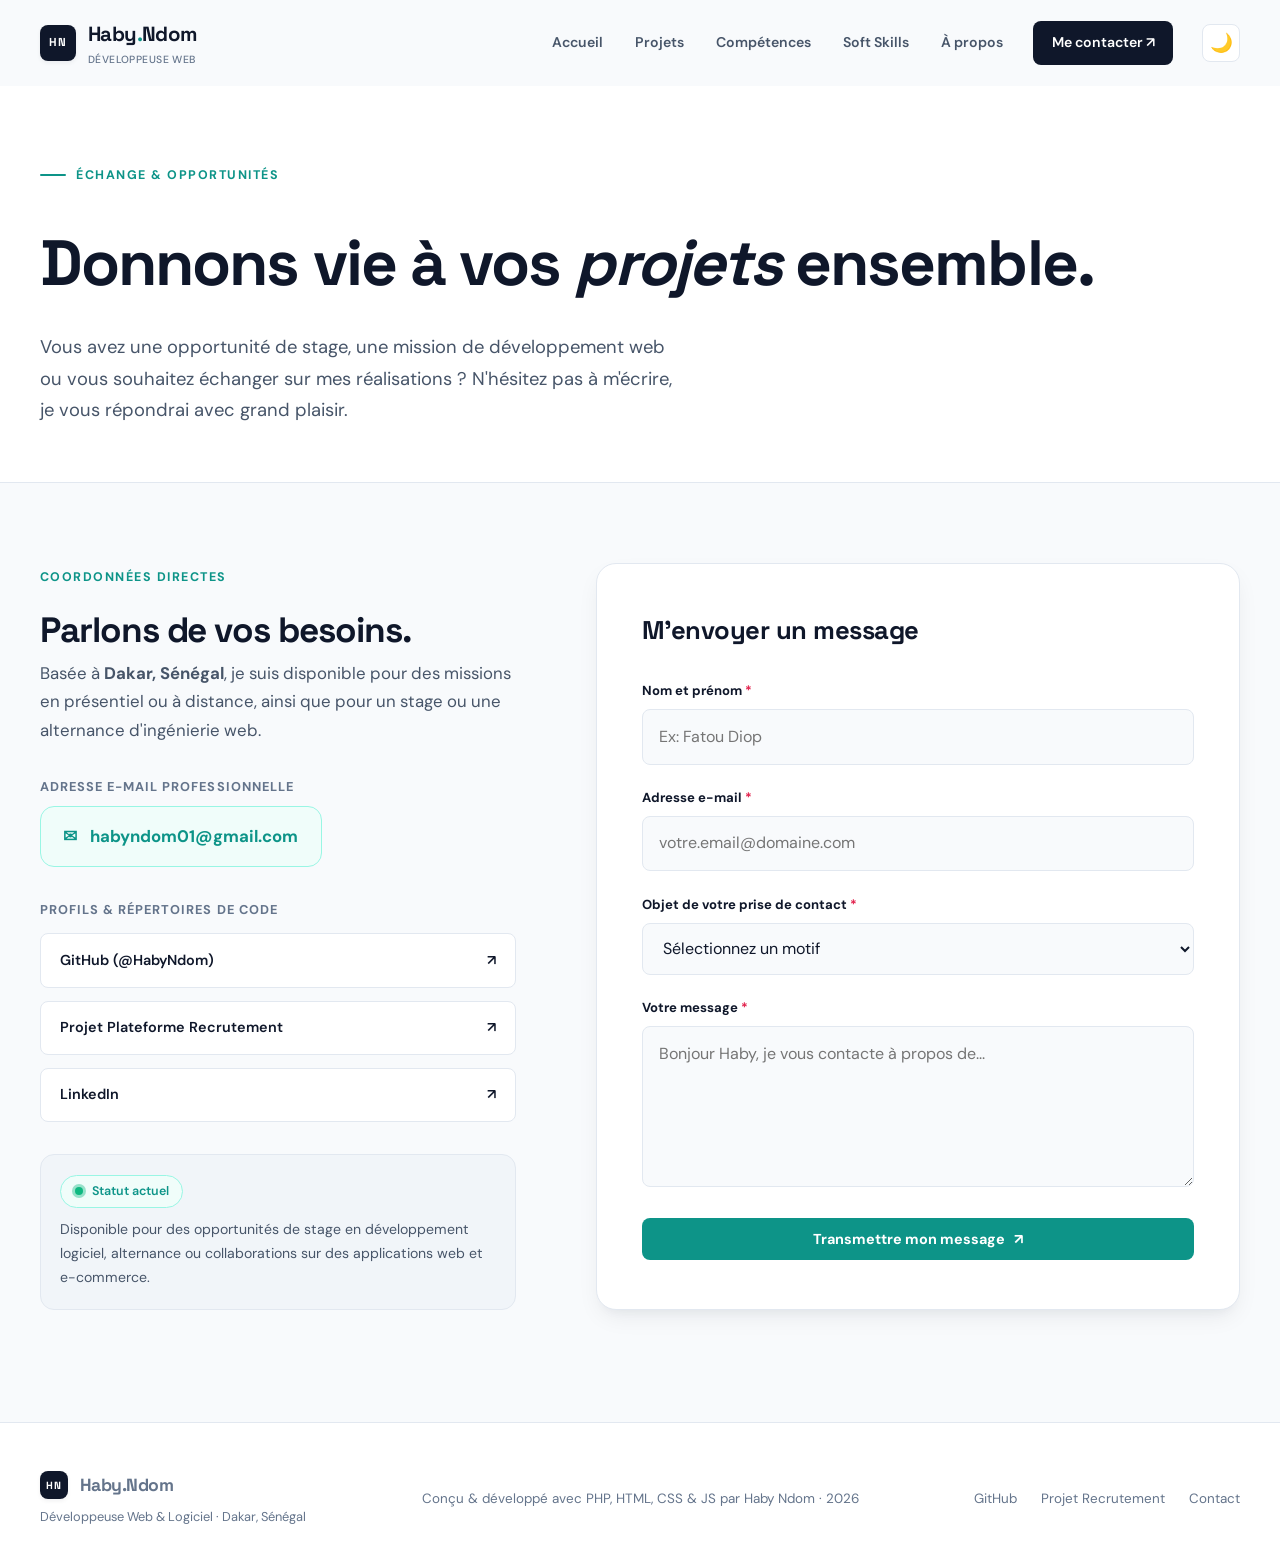
<file: pages/contact.html>
<!DOCTYPE html>
<html lang="fr">
<head>
  <meta charset="UTF-8">
  <meta name="viewport" content="width=device-width, initial-scale=1.0">
  <meta name="description" content="Contactez Haby Ndom, Développeuse Web &amp; Logiciel à Dakar, pour discuter d&#039;opportunités de stage, d&#039;alternance ou de projets web.">
  <meta name="author" content="Haby Ndom">
  <title>Contact | Haby Ndom</title>
  
  <!-- Polices Google Fonts -->
  <link rel="preconnect" href="https://fonts.googleapis.com">
  <link rel="preconnect" href="https://fonts.gstatic.com" crossorigin>
  <link href="https://fonts.googleapis.com/css2?family=DM+Sans:ital,opsz,wght@0,9..40,400;0,9..40,500;0,9..40,600;0,9..40,700;1,9..40,400&family=Space+Grotesk:wght@500;600;700&display=swap" rel="stylesheet">
  
  <link rel="stylesheet" href="../css/style.css">
  <script src="../js/main.js" defer></script>
</head>
<body>
  <div class="site-shell">
    <header class="site-header">
      <a class="brand" href="../index.html" aria-label="Page d'accueil de Haby Ndom">
        <span class="brand-mark">HN</span>
        <div>
          <span>Haby<span class="brand-dot">.</span>Ndom</span>
          <span class="brand-role">Développeuse Web</span>
        </div>
      </a>

      <button class="menu-toggle" type="button" aria-expanded="false" aria-controls="main-nav" aria-label="Ouvrir le menu">
        <span></span>
        <span></span>
        <span></span>
      </button>

      <nav class="main-nav" id="main-nav" aria-label="Navigation principale">
        <a class="" href="../index.html">Accueil</a>
        <a class="" href="projets.html">Projets</a>
        <a href="../index.html#competences">Compétences</a>
        <a href="../index.html#transversales">Soft Skills</a>
        <a class="" href="apropos.html">À propos</a>
        <a class="active nav-cta" href="contact.html">Me contacter <span>↗</span></a>
        <button class="theme-toggle" type="button" aria-label="Basculer le mode sombre" title="Basculer le mode sombre">🌙</button>
      </nav>
    </header>

    <main>
      <!-- HÉRO DE LA PAGE CONTACT -->
      <section class="page-hero">
        <div class="section-wrap">
          <div class="eyebrow">
            <span class="eyebrow-line"></span> Échange &amp; Opportunités
          </div>
          <h1>Donnons vie à vos <em>projets</em> ensemble.</h1>
          <p class="page-intro">
            Vous avez une opportunité de stage, une mission de développement web ou vous souhaitez échanger sur mes réalisations ? N'hésitez pas à m'écrire, je vous répondrai avec grand plaisir.
          </p>
        </div>
      </section>

      <!-- SECTION FORMULAIRE ET COORDONNÉES -->
      <section class="section-wrap">
        <div class="contact-layout">
          <!-- Carte d'informations de contact -->
          <div class="contact-info-card">
            <div>
              <div class="section-kicker">Coordonnées directes</div>
              <h2>Parlons de vos besoins.</h2>
              <p>
                Basée à <strong>Dakar, Sénégal</strong>, je suis disponible pour des missions en présentiel ou à distance, ainsi que pour un stage ou une alternance d'ingénierie web.
              </p>
            </div>

            <!-- E-mail direct cliquable -->
            <div>
              <span style="font-size: 0.8rem; font-weight: 700; color: var(--text-subtle); display: block; margin-bottom: 0.5rem; text-transform: uppercase; letter-spacing: 0.08em;">Adresse e-mail professionnelle</span>
              <a href="mailto:habyndom01@gmail.com" class="direct-email-box">
                <span>✉</span>
                <span>habyndom01@gmail.com</span>
              </a>
            </div>

            <!-- Liens Réseaux & GitHub -->
            <div>
              <span style="font-size: 0.8rem; font-weight: 700; color: var(--text-subtle); display: block; margin-bottom: 0.8rem; text-transform: uppercase; letter-spacing: 0.08em;">Profils &amp; Répertoires de Code</span>
              <div class="social-links-grid">
                <a class="social-item" href="https://github.com/HabyNdom" target="_blank" rel="noopener noreferrer">
                  <span>GitHub (@HabyNdom)</span>
                  <span>↗</span>
                </a>
                <a class="social-item" href="https://github.com/HabyNdom/plateforme-recrutement-escoa" target="_blank" rel="noopener noreferrer">
                  <span>Projet Plateforme Recrutement</span>
                  <span>↗</span>
                </a>
                <a class="social-item" href="https://fr.linkedin.com/" target="_blank" rel="noopener noreferrer">
                  <span>LinkedIn</span>
                  <span>↗</span>
                </a>
              </div>
            </div>

            <!-- Disponibilité -->
            <div style="padding: 1.2rem; background: var(--bg-card-subtle); border-radius: var(--radius-md); border: 1px solid var(--border);">
              <div class="status-pill" style="margin-bottom: 0.6rem;">
                <span class="status-indicator"></span>
                <span>Statut actuel</span>
              </div>
              <p style="font-size: 0.88rem; color: var(--text-muted); margin: 0;">
                Disponible pour des opportunités de stage en développement logiciel, alternance ou collaborations sur des applications web et e-commerce.
              </p>
            </div>
          </div>

          <!-- Formulaire de contact sécurisé PHP avec token CSRF -->
          <div class="form-card">
            <h2>M'envoyer un message</h2>

            
            <form action="traitement-contact.php" method="POST" data-status-target="contact-form-status">
              <!-- Jeton de sécurité anti-CSRF généré en PHP -->
              <input type="hidden" name="csrf_token" value="d5525e2e7f7c29759b7bcf137703d9ad451b4ecacd239df405efb4fadbbc7343">

              <div class="form-group">
                <label for="contact-name">Nom et prénom <span>*</span></label>
                <input class="form-control" type="text" id="contact-name" name="name" placeholder="Ex: Fatou Diop" required>
              </div>

              <div class="form-group">
                <label for="contact-email">Adresse e-mail <span>*</span></label>
                <input class="form-control" type="email" id="contact-email" name="email" placeholder="votre.email@domaine.com" required>
              </div>

              <div class="form-group">
                <label for="contact-subject">Objet de votre prise de contact <span>*</span></label>
                <select class="form-control" id="contact-subject" name="subject" required>
                  <option value="" disabled selected>Sélectionnez un motif</option>
                  <option value="recrutement">Opportunité de stage / Alternance / Emploi</option>
                  <option value="projet">Projet de développement web / E-commerce</option>
                  <option value="recrutement-escoa">Question sur la Plateforme de Recrutement ESCOA</option>
                  <option value="autre">Autre demande ou prise de contact</option>
                </select>
              </div>

              <div class="form-group">
                <label for="contact-message">Votre message <span>*</span></label>
                <textarea class="form-control" id="contact-message" name="message" rows="5" placeholder="Bonjour Haby, je vous contacte à propos de..." required></textarea>
              </div>

              <button class="button button-primary" type="submit" style="width: 100%;">
                <span>Transmettre mon message</span>
                <span>↗</span>
              </button>

              <div id="contact-form-status" class="form-status" role="status"></div>
            </form>
          </div>
        </div>
      </section>
    </main>

    <footer class="site-footer">
      <div class="section-wrap footer-content">
        <div>
          <a class="brand" href="../index.html" style="font-size: 1.1rem;">
            <span class="brand-mark" style="width: 28px; height: 28px; font-size: 0.65rem;">HN</span>
            <span>Haby.Ndom</span>
          </a>
          <p style="margin-top: 0.4rem; font-size: 0.8rem;">
            Développeuse Web &amp; Logiciel · Dakar, Sénégal          </p>
        </div>

        <p>
          Conçu &amp; développé avec PHP, HTML, CSS &amp; JS par Haby Ndom · 2026        </p>

        <div class="footer-links">
          <a href="https://github.com/HabyNdom" target="_blank" rel="noopener noreferrer">GitHub</a>
          <a href="https://github.com/HabyNdom/plateforme-recrutement-escoa" target="_blank" rel="noopener noreferrer">Projet Recrutement</a>
          <a href="contact.html">Contact</a>
        </div>
      </div>
    </footer>
  </div>
</body>
</html>
</file>
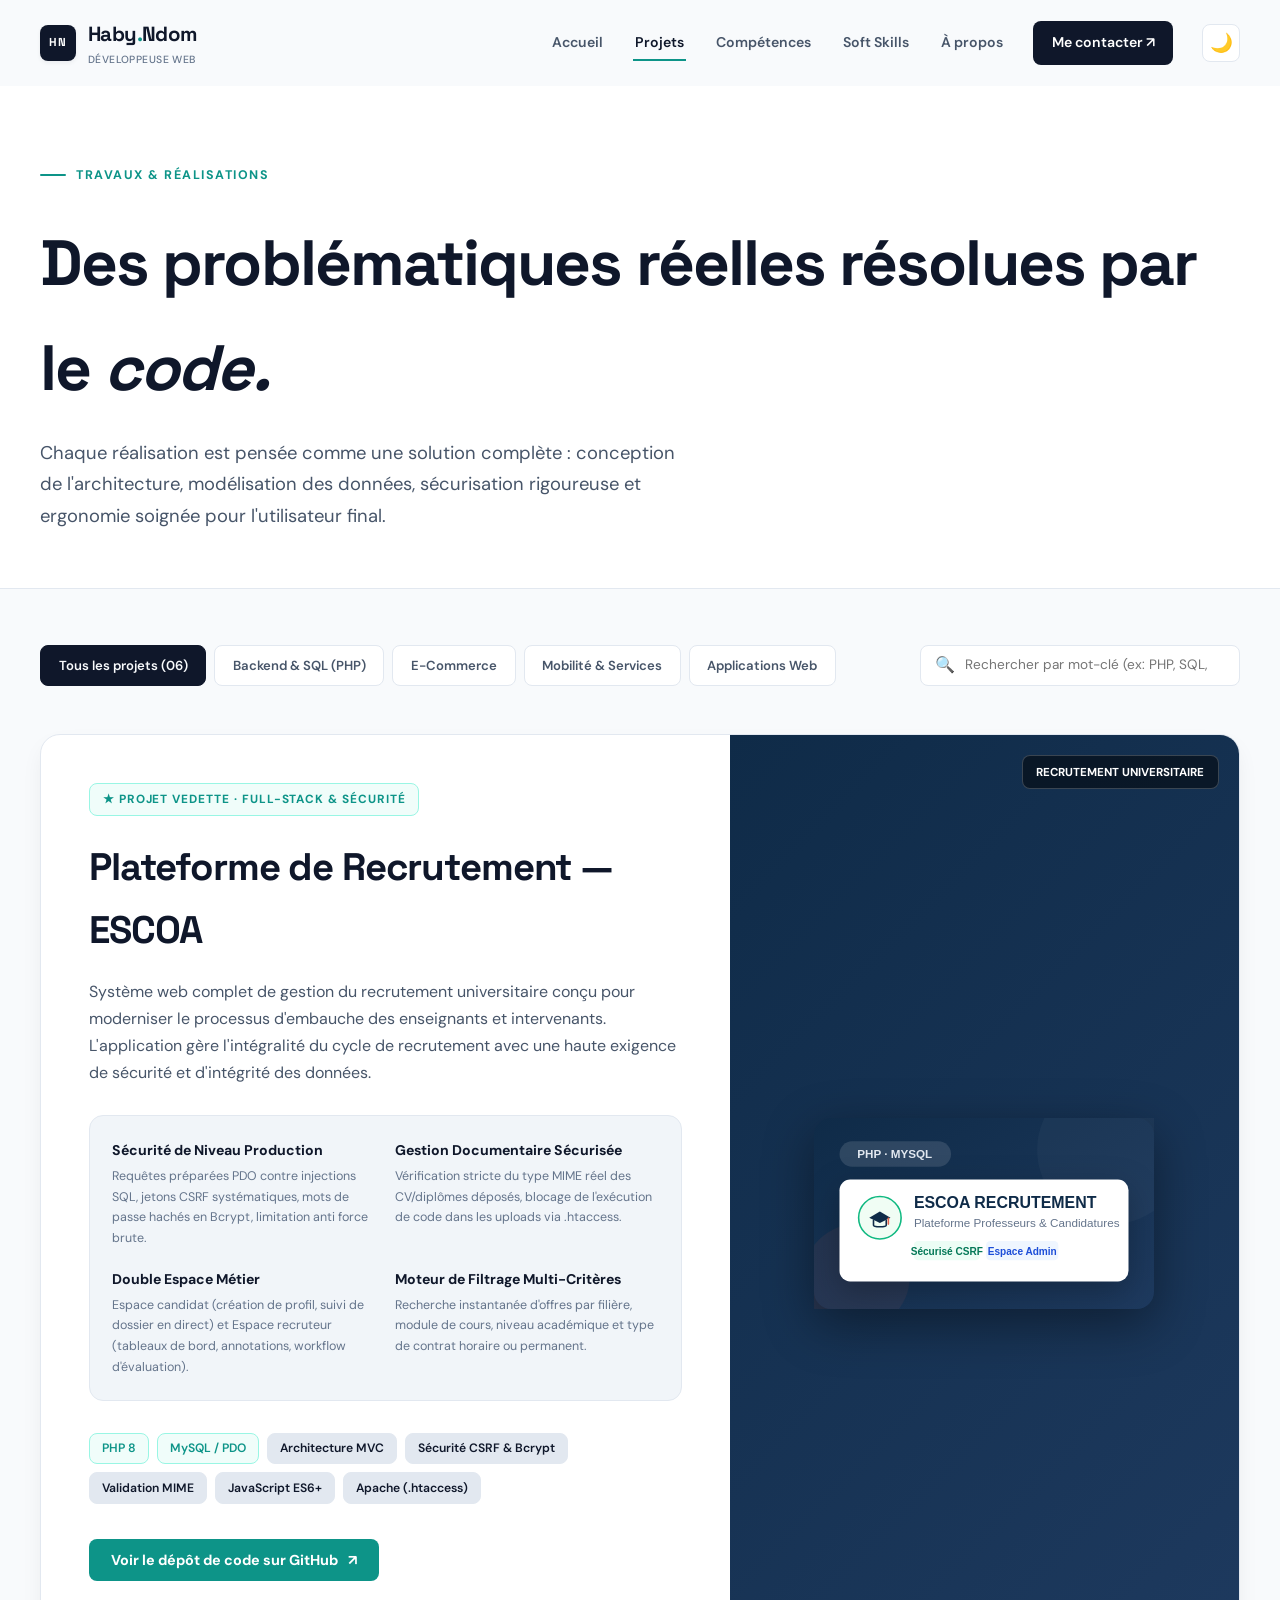
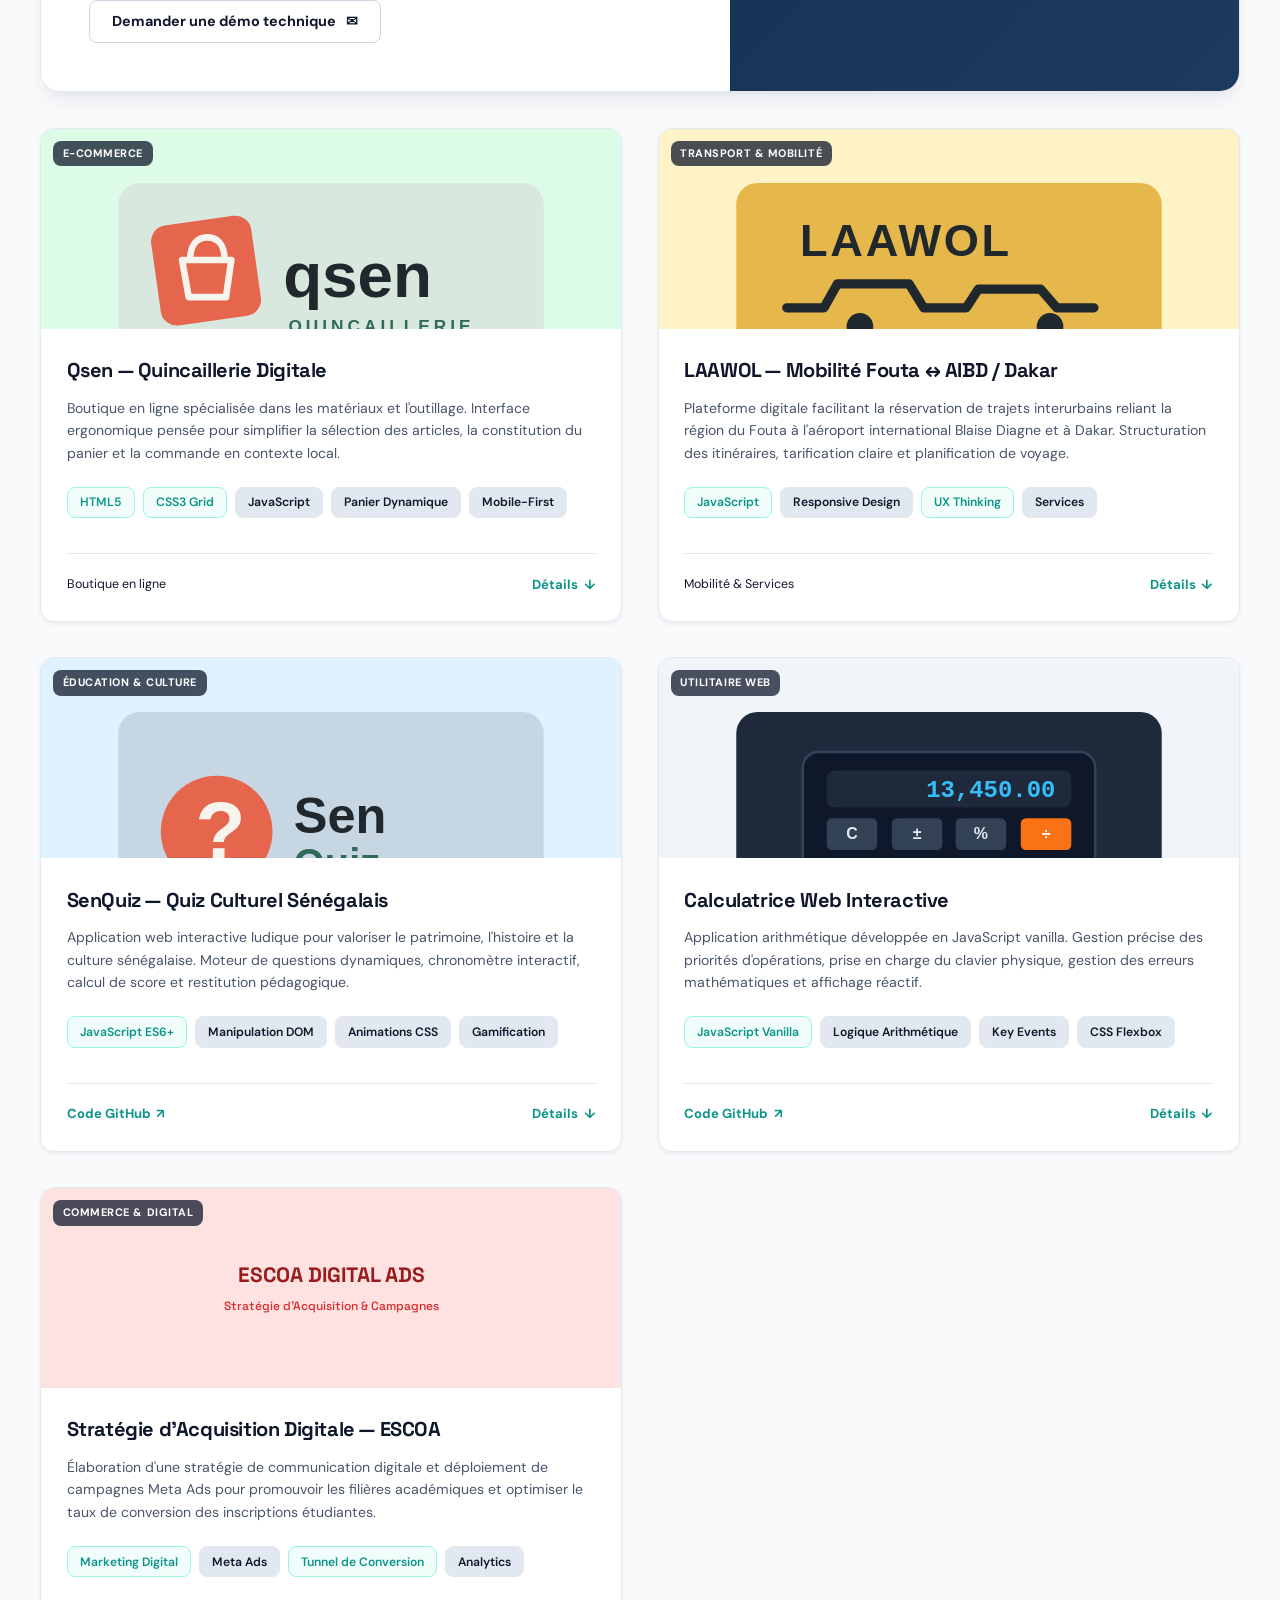
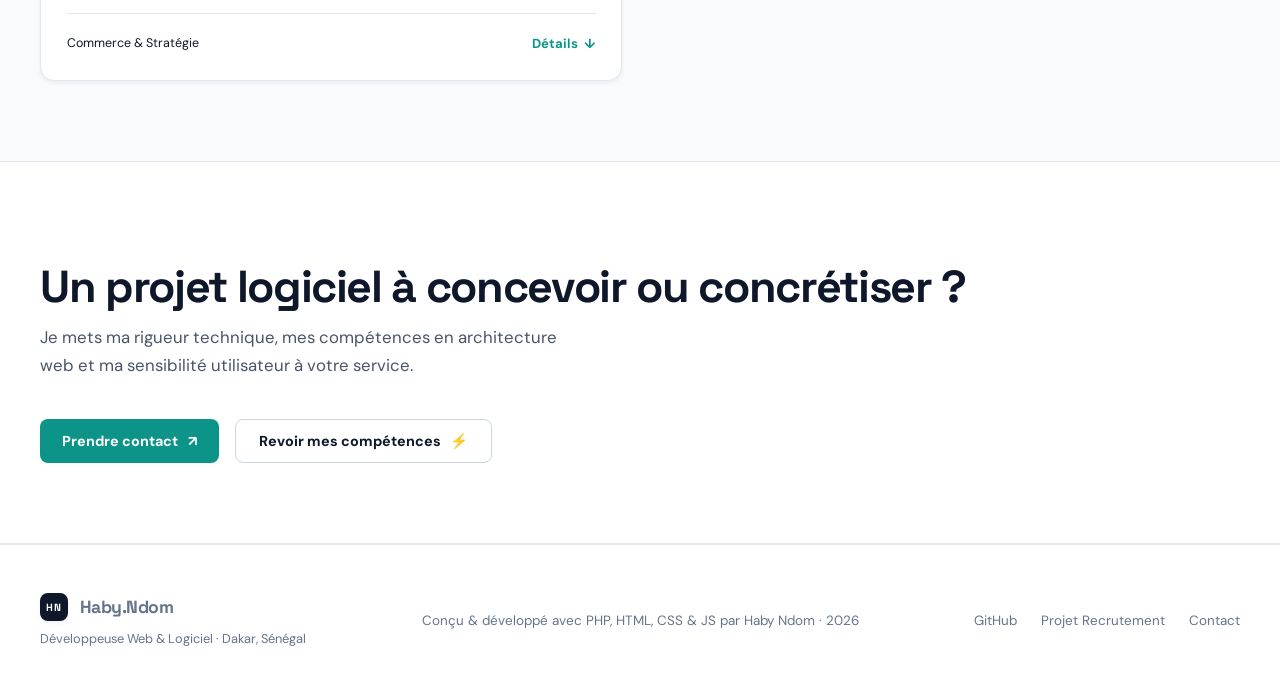
<file: pages/projets.html>
<!DOCTYPE html>
<html lang="fr">
<head>
  <meta charset="UTF-8">
  <meta name="viewport" content="width=device-width, initial-scale=1.0">
  <meta name="description" content="Découvrez les réalisations logicielles et web de Haby Ndom : Plateforme de recrutement ESCOA, E-commerce, Mobilité, Quiz culturel et Applications interactives.">
  <meta name="author" content="Haby Ndom">
  <title>Projets &amp; Réalisations | Haby Ndom</title>
  
  <!-- Polices Google Fonts -->
  <link rel="preconnect" href="https://fonts.googleapis.com">
  <link rel="preconnect" href="https://fonts.gstatic.com" crossorigin>
  <link href="https://fonts.googleapis.com/css2?family=DM+Sans:ital,opsz,wght@0,9..40,400;0,9..40,500;0,9..40,600;0,9..40,700;1,9..40,400&family=Space+Grotesk:wght@500;600;700&display=swap" rel="stylesheet">
  
  <link rel="stylesheet" href="../css/style.css">
  <script src="../js/main.js" defer></script>
</head>
<body>
  <div class="site-shell">
    <header class="site-header">
      <a class="brand" href="../index.html" aria-label="Page d'accueil de Haby Ndom">
        <span class="brand-mark">HN</span>
        <div>
          <span>Haby<span class="brand-dot">.</span>Ndom</span>
          <span class="brand-role">Développeuse Web</span>
        </div>
      </a>

      <button class="menu-toggle" type="button" aria-expanded="false" aria-controls="main-nav" aria-label="Ouvrir le menu">
        <span></span>
        <span></span>
        <span></span>
      </button>

      <nav class="main-nav" id="main-nav" aria-label="Navigation principale">
        <a class="" href="../index.html">Accueil</a>
        <a class="active" href="projets.html">Projets</a>
        <a href="../index.html#competences">Compétences</a>
        <a href="../index.html#transversales">Soft Skills</a>
        <a class="" href="apropos.html">À propos</a>
        <a class="nav-cta" href="contact.html">Me contacter <span>↗</span></a>
        <button class="theme-toggle" type="button" aria-label="Basculer le mode sombre" title="Basculer le mode sombre">🌙</button>
      </nav>
    </header>

    <main>
      <!-- HÉRO DE LA PAGE PROJETS -->
      <section class="page-hero">
        <div class="section-wrap">
          <div class="eyebrow">
            <span class="eyebrow-line"></span> Travaux &amp; Réalisations
          </div>
          <h1>Des problématiques réelles résolues par le <em>code.</em></h1>
          <p class="page-intro">
            Chaque réalisation est pensée comme une solution complète : conception de l'architecture, modélisation des données, sécurisation rigoureuse et ergonomie soignée pour l'utilisateur final.
          </p>
        </div>
      </section>

      <!-- BARRE DE RECHERCHE & FILTRES DYNAMIQUES -->
      <section class="section-wrap" style="padding-top: 3.5rem;">
        <div class="projects-filter-bar">
          <div class="filter-pills" role="tablist" aria-label="Filtrer les projets par catégorie">
            <button class="filter-btn active" type="button" data-filter="all">Tous les projets (06)</button>
            <button class="filter-btn" type="button" data-filter="backend">Backend &amp; SQL (PHP)</button>
            <button class="filter-btn" type="button" data-filter="ecommerce">E-Commerce</button>
            <button class="filter-btn" type="button" data-filter="service">Mobilité &amp; Services</button>
            <button class="filter-btn" type="button" data-filter="app">Applications Web</button>
          </div>

          <div class="search-box">
            <span aria-hidden="true" style="color: var(--text-subtle);">🔍</span>
            <input id="project-search" type="search" placeholder="Rechercher par mot-clé (ex: PHP, SQL, Quiz...)" aria-label="Rechercher un projet">
          </div>
        </div>

        <!-- GRILLE DE TOUS LES PROJETS GÉNÉRÉE DYNAMIQUEMENT EN PHP -->
        <div class="full-projects-grid">
          
                                    <!-- PROJET PHARE EN PLEINE LARGEUR (PLATEFORME DE RECRUTEMENT) -->
              <article class="project-item-card project-card-featured-wide featured-card" id="recrutement" data-category="backend app" data-search="plateforme recrutement escoa professeurs enseignement php mysql pdo sql csrf bcrypt mvc apache candidatures">
                <div class="featured-body">
                  <div>
                    <span class="featured-tag">★ Projet Vedette · Full-Stack &amp; Sécurité</span>
                    <h3>Plateforme de Recrutement — ESCOA</h3>
                    <p class="featured-desc">Système web complet de gestion du recrutement universitaire conçu pour moderniser le processus d&#039;embauche des enseignants et intervenants. L&#039;application gère l&#039;intégralité du cycle de recrutement avec une haute exigence de sécurité et d&#039;intégrité des données.</p>

                    <div class="featured-highlights">
                                              <div class="highlight-item">
                          <strong>Sécurité de Niveau Production</strong>
                          <span>Requêtes préparées PDO contre injections SQL, jetons CSRF systématiques, mots de passe hachés en Bcrypt, limitation anti force brute.</span>
                        </div>
                                              <div class="highlight-item">
                          <strong>Gestion Documentaire Sécurisée</strong>
                          <span>Vérification stricte du type MIME réel des CV/diplômes déposés, blocage de l&#039;exécution de code dans les uploads via .htaccess.</span>
                        </div>
                                              <div class="highlight-item">
                          <strong>Double Espace Métier</strong>
                          <span>Espace candidat (création de profil, suivi de dossier en direct) et Espace recruteur (tableaux de bord, annotations, workflow d&#039;évaluation).</span>
                        </div>
                                              <div class="highlight-item">
                          <strong>Moteur de Filtrage Multi-Critères</strong>
                          <span>Recherche instantanée d&#039;offres par filière, module de cours, niveau académique et type de contrat horaire ou permanent.</span>
                        </div>
                                          </div>

                    <div class="tech-pills-row">
                                              <span class="tech-pill accent">
                          PHP 8                        </span>
                                              <span class="tech-pill accent">
                          MySQL / PDO                        </span>
                                              <span class="tech-pill ">
                          Architecture MVC                        </span>
                                              <span class="tech-pill ">
                          Sécurité CSRF &amp; Bcrypt                        </span>
                                              <span class="tech-pill ">
                          Validation MIME                        </span>
                                              <span class="tech-pill ">
                          JavaScript ES6+                        </span>
                                              <span class="tech-pill ">
                          Apache (.htaccess)                        </span>
                                          </div>
                  </div>

                  <div class="featured-actions">
                                          <a class="button button-primary" href="https://github.com/HabyNdom/plateforme-recrutement-escoa" target="_blank" rel="noopener noreferrer">
                        <span>Voir le dépôt de code sur GitHub</span>
                        <span aria-hidden="true">↗</span>
                      </a>
                                        <a class="button button-outline" href="contact.html">
                      <span>Demander une démo technique</span>
                      <span aria-hidden="true">✉</span>
                    </a>
                  </div>
                </div>

                <div class="featured-visual">
                  <span class="featured-badge-overlay">Recrutement Universitaire</span>
                  <img src="../images/logo-recrutement.svg" alt="Aperçu graphique Plateforme de Recrutement — ESCOA" width="340" height="200">
                </div>
              </article>

                                                <!-- AUTRES PROJETS -->
                            <article class="project-item-card project-card" id="qsen" data-category="ecommerce" data-search="qsen boutique quincaillerie e-commerce outils materiaux panier html css javascript">
                <div class="project-thumbnail" style="background-color: #dcfce7;">
                  <span class="project-category-badge">E-Commerce</span>
                                      <img src="../images/logo-qsen.svg" alt="Logo Qsen — Quincaillerie Digitale" width="220" height="120">
                                  </div>

                <div class="project-card-content">
                  <div>
                    <h3>Qsen — Quincaillerie Digitale</h3>
                    <p>Boutique en ligne spécialisée dans les matériaux et l&#039;outillage. Interface ergonomique pensée pour simplifier la sélection des articles, la constitution du panier et la commande en contexte local.</p>
                    <div class="tech-pills-row">
                                              <span class="tech-pill accent">HTML5</span>
                                              <span class="tech-pill accent">CSS3 Grid</span>
                                              <span class="tech-pill ">JavaScript</span>
                                              <span class="tech-pill ">Panier Dynamique</span>
                                              <span class="tech-pill ">Mobile-First</span>
                                          </div>
                  </div>

                  <div class="project-card-footer">
                                          <span class="text-muted" style="font-size: 0.78rem;">Boutique en ligne</span>
                    
                    <a class="project-card-link" href="#qsen">
                      Détails <span>↓</span>
                    </a>
                  </div>
                </div>
              </article>
                                                <!-- AUTRES PROJETS -->
                            <article class="project-item-card project-card" id="fouta" data-category="service" data-search="laawol fouta aibd dakar transport mobilite reservation voiture services trajets voyage">
                <div class="project-thumbnail" style="background-color: #fef3c7;">
                  <span class="project-category-badge">Transport &amp; Mobilité</span>
                                      <img src="../images/logo-laawol.svg" alt="Logo LAAWOL — Mobilité Fouta ↔ AIBD / Dakar" width="220" height="120">
                                  </div>

                <div class="project-card-content">
                  <div>
                    <h3>LAAWOL — Mobilité Fouta ↔ AIBD / Dakar</h3>
                    <p>Plateforme digitale facilitant la réservation de trajets interurbains reliant la région du Fouta à l&#039;aéroport international Blaise Diagne et à Dakar. Structuration des itinéraires, tarification claire et planification de voyage.</p>
                    <div class="tech-pills-row">
                                              <span class="tech-pill accent">JavaScript</span>
                                              <span class="tech-pill ">Responsive Design</span>
                                              <span class="tech-pill accent">UX Thinking</span>
                                              <span class="tech-pill ">Services</span>
                                          </div>
                  </div>

                  <div class="project-card-footer">
                                          <span class="text-muted" style="font-size: 0.78rem;">Mobilité &amp; Services</span>
                    
                    <a class="project-card-link" href="#fouta">
                      Détails <span>↓</span>
                    </a>
                  </div>
                </div>
              </article>
                                                <!-- AUTRES PROJETS -->
                            <article class="project-item-card project-card" id="senquiz" data-category="app" data-search="senquiz quizsenculture quiz senegal culture education histoire geographie javascript dom interactif">
                <div class="project-thumbnail" style="background-color: #e0f2fe;">
                  <span class="project-category-badge">Éducation &amp; Culture</span>
                                      <img src="../images/logo-senquiz.svg" alt="Logo SenQuiz — Quiz Culturel Sénégalais" width="220" height="120">
                                  </div>

                <div class="project-card-content">
                  <div>
                    <h3>SenQuiz — Quiz Culturel Sénégalais</h3>
                    <p>Application web interactive ludique pour valoriser le patrimoine, l&#039;histoire et la culture sénégalaise. Moteur de questions dynamiques, chronomètre interactif, calcul de score et restitution pédagogique.</p>
                    <div class="tech-pills-row">
                                              <span class="tech-pill accent">JavaScript ES6+</span>
                                              <span class="tech-pill ">Manipulation DOM</span>
                                              <span class="tech-pill ">Animations CSS</span>
                                              <span class="tech-pill ">Gamification</span>
                                          </div>
                  </div>

                  <div class="project-card-footer">
                                          <a class="project-card-link" href="https://github.com/HabyNdom/QuizSenCulture" target="_blank" rel="noopener noreferrer">
                        Code GitHub <span>↗</span>
                      </a>
                    
                    <a class="project-card-link" href="#senquiz">
                      Détails <span>↓</span>
                    </a>
                  </div>
                </div>
              </article>
                                                <!-- AUTRES PROJETS -->
                            <article class="project-item-card project-card" id="calculatrice" data-category="app" data-search="calculatrice application web math calcul operations arithmetiques javascript dom ecouteurs evenements">
                <div class="project-thumbnail" style="background-color: #f1f5f9;">
                  <span class="project-category-badge">Utilitaire Web</span>
                                      <img src="../images/logo-calculatrice.svg" alt="Logo Calculatrice Web Interactive" width="220" height="120">
                                  </div>

                <div class="project-card-content">
                  <div>
                    <h3>Calculatrice Web Interactive</h3>
                    <p>Application arithmétique développée en JavaScript vanilla. Gestion précise des priorités d&#039;opérations, prise en charge du clavier physique, gestion des erreurs mathématiques et affichage réactif.</p>
                    <div class="tech-pills-row">
                                              <span class="tech-pill accent">JavaScript Vanilla</span>
                                              <span class="tech-pill ">Logique Arithmétique</span>
                                              <span class="tech-pill ">Key Events</span>
                                              <span class="tech-pill ">CSS Flexbox</span>
                                          </div>
                  </div>

                  <div class="project-card-footer">
                                          <a class="project-card-link" href="https://github.com/HabyNdom/calculatrice" target="_blank" rel="noopener noreferrer">
                        Code GitHub <span>↗</span>
                      </a>
                    
                    <a class="project-card-link" href="#calculatrice">
                      Détails <span>↓</span>
                    </a>
                  </div>
                </div>
              </article>
                                                <!-- AUTRES PROJETS -->
                            <article class="project-item-card project-card" id="marketing" data-category="service" data-search="marketing digital campagne meta ads escoa conversion publicite analytics etudiants inscriptions">
                <div class="project-thumbnail" style="background-color: #fee2e2;">
                  <span class="project-category-badge">Commerce &amp; Digital</span>
                                      <div style="font-family: var(--font-heading); font-weight: 700; font-size: 1.3rem; color: #991b1b; text-align: center; padding: 1rem;">
                      ESCOA DIGITAL ADS
                      <div style="font-size: 0.75rem; color: #dc2626; font-weight: 500; margin-top: 0.3rem;">Stratégie d'Acquisition &amp; Campagnes</div>
                    </div>
                                  </div>

                <div class="project-card-content">
                  <div>
                    <h3>Stratégie d&#039;Acquisition Digitale — ESCOA</h3>
                    <p>Élaboration d&#039;une stratégie de communication digitale et déploiement de campagnes Meta Ads pour promouvoir les filières académiques et optimiser le taux de conversion des inscriptions étudiantes.</p>
                    <div class="tech-pills-row">
                                              <span class="tech-pill accent">Marketing Digital</span>
                                              <span class="tech-pill ">Meta Ads</span>
                                              <span class="tech-pill accent">Tunnel de Conversion</span>
                                              <span class="tech-pill ">Analytics</span>
                                          </div>
                  </div>

                  <div class="project-card-footer">
                                          <span class="text-muted" style="font-size: 0.78rem;">Commerce &amp; Stratégie</span>
                    
                    <a class="project-card-link" href="#marketing">
                      Détails <span>↓</span>
                    </a>
                  </div>
                </div>
              </article>
                      
        </div>

        <!-- MESSAGE EN CAS DE RECHERCHE SANS RÉSULTAT -->
        <div class="empty-state" style="display: none; text-align: center; padding: 4rem 1rem;">
          <p style="font-size: 1.1rem; color: var(--text-muted);">
            Aucun projet ne correspond à votre recherche. Essayez un autre mot-clé (ex: <em>PHP</em>, <em>SQL</em>, <em>JavaScript</em>, <em>E-Commerce</em>).
          </p>
        </div>
      </section>

      <!-- BANNIÈRE CALL TO ACTION -->
      <section class="cta-banner">
        <div class="section-wrap cta-layout">
          <div>
            <h2>Un projet logiciel à concevoir ou concrétiser ?</h2>
            <p>
              Je mets ma rigueur technique, mes compétences en architecture web et ma sensibilité utilisateur à votre service.
            </p>
          </div>
          <div class="cta-actions">
            <a class="button button-primary" href="contact.html">
              Prendre contact <span>↗</span>
            </a>
            <a class="button button-outline" href="../index.html#competences">
              Revoir mes compétences <span>⚡</span>
            </a>
          </div>
        </div>
      </section>
    </main>

    <footer class="site-footer">
      <div class="section-wrap footer-content">
        <div>
          <a class="brand" href="../index.html" style="font-size: 1.1rem;">
            <span class="brand-mark" style="width: 28px; height: 28px; font-size: 0.65rem;">HN</span>
            <span>Haby.Ndom</span>
          </a>
          <p style="margin-top: 0.4rem; font-size: 0.8rem;">
            Développeuse Web &amp; Logiciel · Dakar, Sénégal          </p>
        </div>

        <p>
          Conçu &amp; développé avec PHP, HTML, CSS &amp; JS par Haby Ndom · 2026        </p>

        <div class="footer-links">
          <a href="https://github.com/HabyNdom" target="_blank" rel="noopener noreferrer">GitHub</a>
          <a href="https://github.com/HabyNdom/plateforme-recrutement-escoa" target="_blank" rel="noopener noreferrer">Projet Recrutement</a>
          <a href="contact.html">Contact</a>
        </div>
      </div>
    </footer>
  </div>
</body>
</html>
</file>
<file: css/style.css>
/* ==========================================================================
   PORTFOLIO HABY NDOM — FEUILLE DE STYLE PROFESSIONNELLE & RESPONSIVE
   ========================================================================== */

:root {
  /* Palette de couleurs Principale (Thème Clair) */
  --bg-page: #f8fafc;
  --bg-card: #ffffff;
  --bg-card-subtle: #f1f5f9;
  --bg-card-hover: #ffffff;
  --text-main: #0f172a;
  --text-muted: #475569;
  --text-subtle: #64748b;
  
  --border: #e2e8f0;
  --border-strong: #cbd5e1;
  
  /* Couleurs d'accentuation */
  --teal-primary: #0d9488;
  --teal-hover: #0f766e;
  --teal-subtle: #f0fdfa;
  --teal-border: #99f6e4;
  
  --coral-accent: #e11d48;
  --coral-hover: #be123c;
  --coral-subtle: #fff1f2;
  
  --amber-accent: #d97706;
  --amber-subtle: #fffbeb;
  
  --blue-accent: #2563eb;
  --blue-subtle: #eff6ff;

  --badge-bg: #e2e8f0;
  --badge-text: #0f172a;

  /* Ombres & Effets */
  --shadow-xs: 0 1px 2px rgba(15, 23, 42, 0.05);
  --shadow-sm: 0 2px 4px rgba(15, 23, 42, 0.06);
  --shadow-md: 0 10px 25px -5px rgba(15, 23, 42, 0.08), 0 8px 10px -6px rgba(15, 23, 42, 0.04);
  --shadow-lg: 0 20px 35px -10px rgba(15, 23, 42, 0.12);
  --shadow-glow: 0 0 35px rgba(13, 148, 136, 0.15);

  /* Typographie */
  --font-heading: 'Space Grotesk', -apple-system, BlinkMacSystemFont, 'Segoe UI', Roboto, sans-serif;
  --font-body: 'DM Sans', -apple-system, BlinkMacSystemFont, 'Segoe UI', Roboto, sans-serif;
  
  --radius-sm: 8px;
  --radius-md: 14px;
  --radius-lg: 20px;
  --radius-full: 9999px;

  --transition-fast: 0.2s cubic-bezier(0.16, 1, 0.3, 1);
  --transition-smooth: 0.3s cubic-bezier(0.16, 1, 0.3, 1);
}

/* Mode Sombre (Dark Theme) */
body.dark-theme {
  --bg-page: #0b0f19;
  --bg-card: #131c2e;
  --bg-card-subtle: #1a253c;
  --bg-card-hover: #1e2c47;
  --text-main: #f8fafc;
  --text-muted: #94a3b8;
  --text-subtle: #64748b;
  
  --border: #1e293b;
  --border-strong: #334155;
  
  --teal-primary: #2dd4bf;
  --teal-hover: #14b8a6;
  --teal-subtle: rgba(45, 212, 191, 0.12);
  --teal-border: rgba(45, 212, 191, 0.25);
  
  --coral-accent: #fb7185;
  --coral-hover: #f43f5e;
  --coral-subtle: rgba(251, 113, 133, 0.12);
  
  --amber-accent: #fbbf24;
  --amber-subtle: rgba(251, 191, 36, 0.12);
  
  --blue-accent: #60a5fa;
  --blue-subtle: rgba(96, 165, 250, 0.12);

  --badge-bg: #1e293b;
  --badge-text: #e2e8f0;

  --shadow-xs: 0 1px 2px rgba(0, 0, 0, 0.4);
  --shadow-sm: 0 2px 4px rgba(0, 0, 0, 0.5);
  --shadow-md: 0 12px 28px -5px rgba(0, 0, 0, 0.6);
  --shadow-lg: 0 25px 45px -10px rgba(0, 0, 0, 0.7);
  --shadow-glow: 0 0 45px rgba(45, 212, 191, 0.2);
}

/* ==========================================================================
   RESET & FONDAMENTAUX
   ========================================================================== */

*, *::before, *::after {
  box-sizing: border-box;
  margin: 0;
  padding: 0;
}

html {
  scroll-behavior: smooth;
  font-size: 16px;
  -webkit-text-size-adjust: 100%;
}

body {
  color: var(--text-main);
  background-color: var(--bg-page);
  font-family: var(--font-body);
  line-height: 1.65;
  transition: background-color var(--transition-smooth), color var(--transition-smooth);
  overflow-x: hidden;
  text-rendering: optimizeLegibility;
  -webkit-font-smoothing: antialiased;
}

img, svg {
  display: block;
  max-width: 100%;
  height: auto;
}

a {
  color: inherit;
  text-decoration: none;
  transition: color var(--transition-fast), border-color var(--transition-fast), transform var(--transition-fast);
}

button, input, textarea, select {
  font: inherit;
  color: inherit;
}

button {
  cursor: pointer;
  border: none;
  background: none;
}

::selection {
  background-color: var(--teal-primary);
  color: #ffffff;
}

/* ==========================================================================
   CONTENEURS & MISE EN PAGE
   ========================================================================== */

.site-shell {
  min-height: 100vh;
  display: flex;
  flex-direction: column;
}

.section-wrap {
  width: min(1200px, calc(100% - 3.5rem));
  margin-inline: auto;
}

@media (max-width: 640px) {
  .section-wrap {
    width: calc(100% - 2rem);
  }
}

/* ==========================================================================
   EN-TÊTE & NAVIGATION
   ========================================================================== */

.site-header {
  width: min(1200px, calc(100% - 3.5rem));
  margin: 0 auto;
  min-height: 86px;
  display: flex;
  align-items: center;
  justify-content: space-between;
  position: relative;
  z-index: 50;
}

@media (max-width: 640px) {
  .site-header {
    width: calc(100% - 2rem);
    min-height: 72px;
  }
}

.brand {
  display: inline-flex;
  align-items: center;
  gap: 0.75rem;
  font-family: var(--font-heading);
  font-weight: 700;
  font-size: 1.28rem;
  letter-spacing: -0.03em;
}

.brand-mark {
  display: grid;
  place-items: center;
  width: 36px;
  height: 36px;
  color: #ffffff;
  background: var(--text-main);
  border-radius: var(--radius-sm);
  font-size: 0.72rem;
  font-weight: 700;
  letter-spacing: 0.05em;
  box-shadow: var(--shadow-sm);
  transition: transform var(--transition-fast), background-color var(--transition-fast);
}

.brand:hover .brand-mark {
  transform: rotate(-6deg) scale(1.05);
  background-color: var(--teal-primary);
}

.brand-dot {
  color: var(--teal-primary);
}

.brand-role {
  display: block;
  font-size: 0.65rem;
  font-family: var(--font-body);
  font-weight: 500;
  color: var(--text-subtle);
  letter-spacing: 0.04em;
  text-transform: uppercase;
}

.main-nav {
  display: flex;
  align-items: center;
  gap: 1.8rem;
  font-size: 0.88rem;
  font-weight: 600;
}

.main-nav a {
  color: var(--text-muted);
  position: relative;
  padding: 0.4rem 0.1rem;
}

.main-nav a::after {
  content: '';
  position: absolute;
  bottom: 0;
  left: 0;
  width: 0;
  height: 2px;
  background: var(--teal-primary);
  transition: width var(--transition-fast);
}

.main-nav a:hover,
.main-nav a.active {
  color: var(--text-main);
}

.main-nav a:hover::after,
.main-nav a.active::after {
  width: 100%;
}

.nav-cta {
  padding: 0.65rem 1.15rem !important;
  color: #ffffff !important;
  background: var(--text-main);
  border-radius: var(--radius-sm);
  transition: background-color var(--transition-fast), transform var(--transition-fast) !important;
}

.nav-cta::after {
  display: none !important;
}

.nav-cta:hover {
  background-color: var(--teal-primary) !important;
  transform: translateY(-2px);
  color: #ffffff !important;
}

.theme-toggle {
  display: grid;
  place-items: center;
  width: 38px;
  height: 38px;
  border-radius: var(--radius-sm);
  border: 1px solid var(--border);
  background-color: var(--bg-card);
  color: var(--text-main);
  font-size: 1.15rem;
  transition: all var(--transition-fast);
}

.theme-toggle:hover {
  border-color: var(--teal-primary);
  color: var(--teal-primary);
  transform: rotate(15deg);
}

.menu-toggle {
  display: none;
  flex-direction: column;
  justify-content: center;
  gap: 5px;
  width: 40px;
  height: 40px;
  border-radius: var(--radius-sm);
  border: 1px solid var(--border);
  background: var(--bg-card);
  padding: 8px;
}

.menu-toggle span {
  display: block;
  width: 100%;
  height: 2px;
  background-color: var(--text-main);
  border-radius: 2px;
  transition: all var(--transition-fast);
}

.menu-toggle[aria-expanded="true"] span:nth-child(1) {
  transform: translateY(7px) rotate(45deg);
}
.menu-toggle[aria-expanded="true"] span:nth-child(2) {
  opacity: 0;
}
.menu-toggle[aria-expanded="true"] span:nth-child(3) {
  transform: translateY(-7px) rotate(-45deg);
}

/* ==========================================================================
   BOUTONS, BADGES & COMPOSANTS RÉUTILISABLES
   ========================================================================== */

.button {
  display: inline-flex;
  align-items: center;
  justify-content: center;
  gap: 0.6rem;
  padding: 0.85rem 1.4rem;
  font-family: var(--font-body);
  font-weight: 700;
  font-size: 0.9rem;
  border-radius: var(--radius-sm);
  transition: all var(--transition-fast);
  white-space: nowrap;
  line-height: 1;
}

.button:hover {
  transform: translateY(-2px);
  box-shadow: var(--shadow-md);
}

.button-primary {
  background-color: var(--teal-primary);
  color: #ffffff;
}

.button-primary:hover {
  background-color: var(--teal-hover);
}

.button-dark {
  background-color: var(--text-main);
  color: var(--bg-page);
}

.button-dark:hover {
  background-color: var(--teal-primary);
  color: #ffffff;
}

.button-outline {
  border: 1.5px solid var(--border-strong);
  background-color: var(--bg-card);
  color: var(--text-main);
}

.button-outline:hover {
  border-color: var(--teal-primary);
  color: var(--teal-primary);
}

.button-sm {
  padding: 0.55rem 0.95rem;
  font-size: 0.82rem;
}

.text-link {
  display: inline-flex;
  align-items: center;
  gap: 0.45rem;
  font-weight: 700;
  font-size: 0.9rem;
  color: var(--teal-primary);
  border-bottom: 1.5px solid transparent;
  padding-bottom: 2px;
}

.text-link:hover {
  border-color: var(--teal-primary);
  gap: 0.7rem;
}

.eyebrow {
  display: inline-flex;
  align-items: center;
  gap: 0.65rem;
  color: var(--teal-primary);
  font-size: 0.78rem;
  font-weight: 700;
  letter-spacing: 0.12em;
  text-transform: uppercase;
  margin-bottom: 0.8rem;
}

.eyebrow-line {
  display: inline-block;
  width: 26px;
  height: 2px;
  background-color: var(--teal-primary);
  border-radius: 2px;
}

.section-kicker {
  display: inline-flex;
  align-items: center;
  gap: 0.8rem;
  color: var(--teal-primary);
  font-size: 0.78rem;
  font-weight: 700;
  letter-spacing: 0.12em;
  text-transform: uppercase;
  margin-bottom: 0.8rem;
}

.section-kicker span {
  display: inline-block;
  width: 40px;
  height: 1px;
  background-color: var(--border-strong);
}

.status-pill {
  display: inline-flex;
  align-items: center;
  gap: 0.55rem;
  padding: 0.35rem 0.85rem;
  background-color: var(--teal-subtle);
  border: 1px solid var(--teal-border);
  color: var(--teal-primary);
  font-size: 0.78rem;
  font-weight: 600;
  border-radius: var(--radius-full);
}

.status-indicator {
  width: 8px;
  height: 8px;
  border-radius: 50%;
  background-color: #10b981;
  position: relative;
}

.status-indicator::after {
  content: '';
  position: absolute;
  inset: -3px;
  border-radius: 50%;
  background-color: #10b981;
  opacity: 0.4;
  animation: pulse-ring 2s cubic-bezier(0.24, 0, 0.38, 1) infinite;
}

@keyframes pulse-ring {
  0% { transform: scale(0.8); opacity: 0.7; }
  100% { transform: scale(2.4); opacity: 0; }
}

/* ==========================================================================
   SECTION HÉRO (ACCUEIL)
   ========================================================================== */

.hero {
  min-height: calc(100vh - 86px);
  display: grid;
  grid-template-columns: 1.15fr 0.85fr;
  align-items: center;
  gap: 3.5rem;
  padding-block: 2.5rem 5rem;
  position: relative;
}

.hero-copy {
  z-index: 2;
}

.hero h1 {
  font-family: var(--font-heading);
  font-size: clamp(2.6rem, 5vw, 4.4rem);
  line-height: 1.08;
  letter-spacing: -0.04em;
  margin: 1rem 0 1.4rem;
  color: var(--text-main);
}

.hero h1 em {
  font-style: normal;
  color: var(--teal-primary);
  position: relative;
}

.hero-intro {
  font-size: 1.12rem;
  color: var(--text-muted);
  max-width: 580px;
  line-height: 1.7;
}

.hero-actions {
  display: flex;
  align-items: center;
  flex-wrap: wrap;
  gap: 1rem;
  margin-top: 2.2rem;
}

.hero-meta {
  display: flex;
  align-items: center;
  gap: 1.8rem;
  margin-top: 3.5rem;
  padding-top: 2rem;
  border-top: 1px solid var(--border);
  color: var(--text-muted);
  font-size: 0.82rem;
}

.hero-meta strong {
  display: block;
  font-family: var(--font-heading);
  font-size: 1.6rem;
  font-weight: 700;
  color: var(--text-main);
  line-height: 1.1;
}

.meta-divider {
  width: 1px;
  height: 35px;
  background-color: var(--border);
}

/* Visuel Héro & Photo de l'utilisatrice */
.hero-visual {
  position: relative;
  display: flex;
  justify-content: center;
  align-items: center;
  min-height: 480px;
}

.photo-card-wrapper {
  position: relative;
  width: min(100%, 390px);
  z-index: 2;
}

.photo-card-wrapper::before {
  content: '';
  position: absolute;
  inset: -12px;
  background: linear-gradient(135deg, var(--teal-primary), var(--coral-accent));
  border-radius: var(--radius-lg);
  opacity: 0.25;
  filter: blur(16px);
  z-index: -1;
  transition: opacity var(--transition-smooth);
}

.photo-card-wrapper:hover::before {
  opacity: 0.45;
}

.photo-card {
  position: relative;
  border-radius: var(--radius-lg);
  overflow: hidden;
  background: var(--bg-card);
  border: 3px solid var(--bg-card);
  box-shadow: var(--shadow-lg);
  aspect-ratio: 3 / 4;
}

.photo-card img {
  width: 100%;
  height: 100%;
  object-fit: cover;
  object-position: center 20%;
  transition: transform 0.5s ease;
}

.photo-card:hover img {
  transform: scale(1.03);
}

.photo-badge {
  position: absolute;
  bottom: 16px;
  left: 16px;
  right: 16px;
  padding: 0.75rem 1rem;
  background: rgba(15, 23, 42, 0.85);
  backdrop-filter: blur(10px);
  -webkit-backdrop-filter: blur(10px);
  border-radius: var(--radius-md);
  border: 1px solid rgba(255, 255, 255, 0.15);
  color: #ffffff;
  display: flex;
  align-items: center;
  justify-content: space-between;
}

.photo-badge-name {
  font-family: var(--font-heading);
  font-weight: 700;
  font-size: 0.95rem;
  line-height: 1.2;
}

.photo-badge-title {
  font-size: 0.72rem;
  color: #94a3b8;
}

.floating-pill {
  position: absolute;
  z-index: 3;
  display: inline-flex;
  align-items: center;
  gap: 0.5rem;
  padding: 0.6rem 0.95rem;
  background: var(--bg-card);
  border: 1px solid var(--border);
  border-radius: var(--radius-md);
  box-shadow: var(--shadow-md);
  font-size: 0.78rem;
  font-weight: 700;
  color: var(--text-main);
  animation: float 4s ease-in-out infinite;
}

.floating-top {
  top: 15px;
  right: -15px;
  animation-delay: 0s;
}

.floating-bottom {
  bottom: 25px;
  left: -20px;
  animation-delay: 2s;
}

@keyframes float {
  0%, 100% { transform: translateY(0); }
  50% { transform: translateY(-8px); }
}

/* ==========================================================================
   RUBAN MARQUEE DÉFILANT
   ========================================================================== */

.marquee-band {
  background-color: var(--text-main);
  color: var(--bg-page);
  padding: 0.9rem 0;
  overflow: hidden;
  border-top: 1px solid var(--border);
  border-bottom: 1px solid var(--border);
}

.marquee-track {
  display: flex;
  gap: 2.5rem;
  width: max-content;
  animation: marquee-scroll 32s linear infinite;
  font-family: var(--font-heading);
  font-size: 0.85rem;
  font-weight: 700;
  letter-spacing: 0.12em;
  text-transform: uppercase;
}

.marquee-track:hover {
  animation-play-state: paused;
}

.marquee-track span {
  display: inline-flex;
  align-items: center;
  gap: 2.5rem;
}

.marquee-track i {
  color: var(--teal-primary);
  font-style: normal;
}

@keyframes marquee-scroll {
  0% { transform: translateX(0); }
  100% { transform: translateX(-50%); }
}

/* ==========================================================================
   PROJET VEDETTE (PLATEFORME DE RECRUTEMENT ESCOA)
   ========================================================================== */

.featured-project-section {
  padding-block: 6rem 5rem;
}

.featured-card {
  background: var(--bg-card);
  border: 1.5px solid var(--border);
  border-radius: var(--radius-lg);
  box-shadow: var(--shadow-md);
  overflow: hidden;
  display: grid;
  grid-template-columns: 1.15fr 0.85fr;
  transition: border-color var(--transition-fast), box-shadow var(--transition-fast);
}

.featured-card:hover {
  border-color: var(--teal-primary);
  box-shadow: var(--shadow-lg), var(--shadow-glow);
}

.featured-body {
  padding: 3rem;
  display: flex;
  flex-direction: column;
  justify-content: space-between;
}

.featured-tag {
  display: inline-flex;
  align-items: center;
  gap: 0.5rem;
  padding: 0.35rem 0.8rem;
  background: var(--teal-subtle);
  border: 1px solid var(--teal-border);
  color: var(--teal-primary);
  font-size: 0.74rem;
  font-weight: 700;
  border-radius: var(--radius-sm);
  text-transform: uppercase;
  letter-spacing: 0.08em;
  margin-bottom: 1.2rem;
  width: fit-content;
}

.featured-card h3 {
  font-family: var(--font-heading);
  font-size: clamp(1.8rem, 3vw, 2.4rem);
  letter-spacing: -0.03em;
  margin-bottom: 1rem;
  color: var(--text-main);
}

.featured-desc {
  font-size: 1rem;
  color: var(--text-muted);
  line-height: 1.7;
  margin-bottom: 1.8rem;
}

.featured-highlights {
  display: grid;
  grid-template-columns: 1fr 1fr;
  gap: 1.2rem;
  margin-bottom: 2rem;
  padding: 1.4rem;
  background: var(--bg-card-subtle);
  border-radius: var(--radius-md);
  border: 1px solid var(--border);
}

.highlight-item {
  display: flex;
  flex-direction: column;
  gap: 0.25rem;
}

.highlight-item strong {
  font-size: 0.88rem;
  color: var(--text-main);
  display: flex;
  align-items: center;
  gap: 0.4rem;
}

.highlight-item span {
  font-size: 0.78rem;
  color: var(--text-subtle);
}

.tech-pills-row {
  display: flex;
  flex-wrap: wrap;
  gap: 0.5rem;
  margin-bottom: 2.2rem;
}

.tech-pill {
  padding: 0.3rem 0.75rem;
  background: var(--badge-bg);
  color: var(--badge-text);
  font-size: 0.76rem;
  font-weight: 600;
  border-radius: var(--radius-sm);
  border: 1px solid var(--border);
}

.tech-pill.accent {
  background: var(--teal-subtle);
  color: var(--teal-primary);
  border-color: var(--teal-border);
}

.featured-actions {
  display: flex;
  align-items: center;
  flex-wrap: wrap;
  gap: 1.2rem;
}

.featured-visual {
  background: linear-gradient(135deg, #0f2b48 0%, #1e3a5f 100%);
  position: relative;
  display: flex;
  flex-direction: column;
  justify-content: center;
  align-items: center;
  padding: 2.5rem;
  min-height: 380px;
  overflow: hidden;
}

.featured-visual img {
  width: min(85%, 340px);
  filter: drop-shadow(0 15px 25px rgba(0, 0, 0, 0.4));
  transition: transform var(--transition-smooth);
}

.featured-card:hover .featured-visual img {
  transform: translateY(-6px) scale(1.02);
}

.featured-badge-overlay {
  position: absolute;
  top: 20px;
  right: 20px;
  padding: 0.4rem 0.85rem;
  background: rgba(0, 0, 0, 0.5);
  border: 1px solid rgba(255, 255, 255, 0.2);
  border-radius: var(--radius-sm);
  color: #ffffff;
  font-size: 0.72rem;
  font-weight: 700;
  text-transform: uppercase;
}

/* ==========================================================================
   GRILLE DES AUTRES PROJETS
   ========================================================================== */

.projects-section {
  padding-block: 4rem 6rem;
}

.section-header {
  display: flex;
  justify-content: space-between;
  align-items: flex-end;
  margin-bottom: 3rem;
  gap: 2rem;
}

.section-header h2 {
  font-family: var(--font-heading);
  font-size: clamp(2rem, 3.5vw, 3rem);
  letter-spacing: -0.03em;
  margin-top: 0.5rem;
  color: var(--text-main);
}

.project-grid {
  display: grid;
  grid-template-columns: repeat(3, 1fr);
  gap: 1.8rem;
}

.project-card {
  background: var(--bg-card);
  border: 1px solid var(--border);
  border-radius: var(--radius-md);
  overflow: hidden;
  display: flex;
  flex-direction: column;
  box-shadow: var(--shadow-sm);
  transition: all var(--transition-fast);
}

.project-card:hover {
  transform: translateY(-6px);
  border-color: var(--teal-primary);
  box-shadow: var(--shadow-md);
}

.project-thumbnail {
  height: 200px;
  position: relative;
  overflow: hidden;
  background-color: var(--bg-card-subtle);
  display: grid;
  place-items: center;
  padding: 1.5rem;
}

.project-thumbnail img {
  max-height: 80%;
  width: auto;
  object-fit: contain;
  transition: transform var(--transition-smooth);
}

.project-card:hover .project-thumbnail img {
  transform: scale(1.05);
}

.project-category-badge {
  position: absolute;
  top: 12px;
  left: 12px;
  padding: 0.25rem 0.6rem;
  background: rgba(15, 23, 42, 0.75);
  backdrop-filter: blur(4px);
  color: #ffffff;
  font-size: 0.68rem;
  font-weight: 700;
  border-radius: var(--radius-sm);
  letter-spacing: 0.05em;
  text-transform: uppercase;
}

.project-card-content {
  padding: 1.6rem;
  display: flex;
  flex-direction: column;
  flex-grow: 1;
  justify-content: space-between;
}

.project-card-content h3 {
  font-family: var(--font-heading);
  font-size: 1.25rem;
  letter-spacing: -0.02em;
  margin-bottom: 0.6rem;
  color: var(--text-main);
}

.project-card-content p {
  font-size: 0.88rem;
  color: var(--text-muted);
  line-height: 1.6;
  margin-bottom: 1.4rem;
}

.project-card-footer {
  display: flex;
  align-items: center;
  justify-content: space-between;
  padding-top: 1.2rem;
  border-top: 1px solid var(--border);
}

.project-card-links {
  display: flex;
  gap: 0.8rem;
}

.project-card-link {
  font-size: 0.82rem;
  font-weight: 700;
  color: var(--teal-primary);
  display: inline-flex;
  align-items: center;
  gap: 0.35rem;
}

.project-card-link:hover {
  text-decoration: underline;
}

/* ==========================================================================
   SECTION COMPÉTENCES TECHNIQUES (SANS REACT NI NODE.JS)
   ========================================================================== */

.skills-section {
  padding-block: 6rem;
  background: var(--bg-card-subtle);
  border-top: 1px solid var(--border);
  border-bottom: 1px solid var(--border);
}

.skills-intro {
  max-width: 650px;
  margin-bottom: 3.5rem;
}

.skills-intro p {
  font-size: 1.05rem;
  color: var(--text-muted);
  margin-top: 0.8rem;
}

.skills-grid-categories {
  display: grid;
  grid-template-columns: repeat(2, 1fr);
  gap: 2rem;
}

.skill-category-card {
  background: var(--bg-card);
  border: 1px solid var(--border);
  border-radius: var(--radius-md);
  padding: 2.2rem;
  box-shadow: var(--shadow-sm);
  transition: all var(--transition-fast);
}

.skill-category-card:hover {
  border-color: var(--teal-primary);
  box-shadow: var(--shadow-md);
}

.category-header {
  display: flex;
  align-items: center;
  gap: 1rem;
  margin-bottom: 1.8rem;
  padding-bottom: 1.2rem;
  border-bottom: 1px solid var(--border);
}

.category-icon {
  display: grid;
  place-items: center;
  width: 44px;
  height: 44px;
  border-radius: var(--radius-sm);
  background: var(--teal-subtle);
  color: var(--teal-primary);
  font-size: 1.3rem;
  font-weight: 700;
}

.category-header h3 {
  font-family: var(--font-heading);
  font-size: 1.28rem;
  color: var(--text-main);
  letter-spacing: -0.02em;
}

.category-header p {
  font-size: 0.78rem;
  color: var(--text-subtle);
}

.skills-list-detailed {
  display: flex;
  flex-direction: column;
  gap: 1.2rem;
}

.skill-detail-item {
  display: flex;
  flex-direction: column;
  gap: 0.35rem;
}

.skill-detail-top {
  display: flex;
  justify-content: space-between;
  align-items: center;
}

.skill-detail-top strong {
  font-size: 0.94rem;
  color: var(--text-main);
}

.skill-level-tag {
  font-size: 0.72rem;
  font-weight: 600;
  padding: 0.2rem 0.55rem;
  border-radius: var(--radius-full);
  background: var(--badge-bg);
  color: var(--text-muted);
}

.skill-detail-desc {
  font-size: 0.8rem;
  color: var(--text-muted);
  line-height: 1.5;
}

/* ==========================================================================
   SECTION COMPÉTENCES TRANSVERSALES (SOFT SKILLS)
   ========================================================================== */

.transversal-skills-section {
  padding-block: 6rem;
}

.transversal-grid {
  display: grid;
  grid-template-columns: repeat(3, 1fr);
  gap: 1.8rem;
  margin-top: 3rem;
}

.transversal-card {
  background: var(--bg-card);
  border: 1px solid var(--border);
  border-radius: var(--radius-md);
  padding: 2rem;
  box-shadow: var(--shadow-sm);
  transition: all var(--transition-fast);
  position: relative;
  overflow: hidden;
}

.transversal-card::before {
  content: '';
  position: absolute;
  top: 0;
  left: 0;
  width: 100%;
  height: 4px;
  background: linear-gradient(90deg, var(--teal-primary), var(--coral-accent));
  opacity: 0;
  transition: opacity var(--transition-fast);
}

.transversal-card:hover {
  transform: translateY(-5px);
  border-color: var(--border-strong);
  box-shadow: var(--shadow-md);
}

.transversal-card:hover::before {
  opacity: 1;
}

.transversal-icon {
  font-size: 2rem;
  margin-bottom: 1.2rem;
  display: inline-block;
}

.transversal-card h3 {
  font-family: var(--font-heading);
  font-size: 1.2rem;
  color: var(--text-main);
  margin-bottom: 0.7rem;
  letter-spacing: -0.02em;
}

.transversal-card p {
  font-size: 0.88rem;
  color: var(--text-muted);
  line-height: 1.65;
}

.transversal-application {
  margin-top: 1.2rem;
  padding-top: 1rem;
  border-top: 1px dashed var(--border);
  font-size: 0.78rem;
  color: var(--teal-primary);
  font-weight: 600;
  display: flex;
  align-items: center;
  gap: 0.4rem;
}

/* ==========================================================================
   SECTION À PROPOS / BIO INTRO
   ========================================================================== */

.about-preview-section {
  padding-block: 6rem;
  border-top: 1px solid var(--border);
}

.about-preview-grid {
  display: grid;
  grid-template-columns: 1fr 1fr;
  gap: 4.5rem;
  align-items: center;
}

.about-preview-text h2 {
  font-family: var(--font-heading);
  font-size: clamp(2rem, 3.5vw, 3rem);
  letter-spacing: -0.03em;
  margin: 0.8rem 0 1.5rem;
  color: var(--text-main);
}

.about-preview-text p {
  font-size: 1.05rem;
  color: var(--text-muted);
  line-height: 1.7;
  margin-bottom: 1.4rem;
}

.values-chips {
  display: flex;
  flex-wrap: wrap;
  gap: 0.8rem;
  margin-top: 2rem;
}

.value-chip {
  display: inline-flex;
  align-items: center;
  gap: 0.5rem;
  padding: 0.5rem 1rem;
  border-radius: var(--radius-sm);
  background: var(--bg-card);
  border: 1px solid var(--border);
  font-size: 0.82rem;
  font-weight: 700;
  color: var(--text-main);
}

.value-chip span {
  color: var(--teal-primary);
}

/* ==========================================================================
   CALL TO ACTION & CONTACT BANNER
   ========================================================================== */

.cta-banner {
  padding-block: 5rem;
  background: var(--bg-card);
  border-top: 1px solid var(--border);
  border-bottom: 1px solid var(--border);
}

.cta-layout {
  display: flex;
  align-items: center;
  justify-content: space-between;
  gap: 2.5rem;
  flex-wrap: wrap;
}

.cta-layout h2 {
  font-family: var(--font-heading);
  font-size: clamp(2.2rem, 3.5vw, 3.2rem);
  letter-spacing: -0.03em;
  margin-top: 0.5rem;
  color: var(--text-main);
}

.cta-layout p {
  font-size: 1.05rem;
  color: var(--text-muted);
  max-width: 520px;
}

.cta-actions {
  display: flex;
  gap: 1rem;
  flex-wrap: wrap;
}

/* ==========================================================================
   PAGE PROJETS (PAGES/PROJETS.HTML)
   ========================================================================== */

.page-hero {
  padding-block: 4.5rem 3.5rem;
  border-bottom: 1px solid var(--border);
  background: var(--bg-card);
}

.page-hero h1 {
  font-family: var(--font-heading);
  font-size: clamp(2.6rem, 5vw, 4rem);
  letter-spacing: -0.03em;
  margin: 0.8rem 0 1rem;
  color: var(--text-main);
}

.page-intro {
  font-size: 1.15rem;
  color: var(--text-muted);
  max-width: 650px;
  line-height: 1.7;
}

.projects-filter-bar {
  display: flex;
  justify-content: space-between;
  align-items: center;
  gap: 1.5rem;
  margin-bottom: 3rem;
  flex-wrap: wrap;
}

.filter-pills {
  display: flex;
  gap: 0.5rem;
  flex-wrap: wrap;
}

.filter-btn {
  padding: 0.55rem 1.1rem;
  border-radius: var(--radius-sm);
  border: 1px solid var(--border);
  background: var(--bg-card);
  color: var(--text-muted);
  font-size: 0.82rem;
  font-weight: 600;
  transition: all var(--transition-fast);
}

.filter-btn:hover,
.filter-btn.active {
  background: var(--text-main);
  color: var(--bg-page);
  border-color: var(--text-main);
}

.search-box {
  display: flex;
  align-items: center;
  gap: 0.6rem;
  background: var(--bg-card);
  border: 1px solid var(--border);
  border-radius: var(--radius-sm);
  padding: 0.4rem 0.9rem;
  width: min(100%, 320px);
}

.search-box input {
  border: none;
  background: transparent;
  outline: none;
  width: 100%;
  font-size: 0.85rem;
}

.full-projects-grid {
  display: grid;
  grid-template-columns: repeat(2, 1fr);
  gap: 2.2rem;
  margin-bottom: 5rem;
}

.project-card-featured-wide {
  grid-column: span 2;
}

/* ==========================================================================
   PAGE À PROPOS (PAGES/APROPOS.HTML)
   ========================================================================== */

.about-hero-grid {
  display: grid;
  grid-template-columns: 0.85fr 1.15fr;
  gap: 4.5rem;
  align-items: center;
  padding-block: 5rem 6rem;
}

.about-photo-wrapper {
  position: relative;
  width: min(100%, 380px);
  margin-inline: auto;
}

.about-photo-wrapper img {
  width: 100%;
  aspect-ratio: 4 / 5;
  object-fit: cover;
  object-position: center 20%;
  border-radius: var(--radius-lg);
  border: 4px solid var(--bg-card);
  box-shadow: var(--shadow-lg);
}

.about-hero-text h2 {
  font-family: var(--font-heading);
  font-size: clamp(2rem, 3.5vw, 3rem);
  letter-spacing: -0.03em;
  margin-bottom: 1.5rem;
  color: var(--text-main);
}

.about-hero-text p {
  font-size: 1.05rem;
  color: var(--text-muted);
  line-height: 1.75;
  margin-bottom: 1.2rem;
}

.timeline-section {
  padding-block: 5rem 7rem;
  border-top: 1px solid var(--border);
  background: var(--bg-card-subtle);
}

.timeline-list {
  max-width: 800px;
  margin-top: 3rem;
  display: flex;
  flex-direction: column;
  gap: 2rem;
  position: relative;
}

.timeline-list::before {
  content: '';
  position: absolute;
  top: 10px;
  bottom: 10px;
  left: 20px;
  width: 2px;
  background: var(--border-strong);
}

.timeline-node {
  display: flex;
  gap: 2rem;
  position: relative;
}

.timeline-bullet {
  flex-shrink: 0;
  width: 42px;
  height: 42px;
  border-radius: 50%;
  background: var(--bg-card);
  border: 2px solid var(--teal-primary);
  display: grid;
  place-items: center;
  font-size: 0.78rem;
  font-weight: 700;
  color: var(--teal-primary);
  z-index: 2;
  box-shadow: var(--shadow-sm);
}

.timeline-body {
  background: var(--bg-card);
  border: 1px solid var(--border);
  border-radius: var(--radius-md);
  padding: 1.6rem 2rem;
  box-shadow: var(--shadow-sm);
  flex-grow: 1;
}

.timeline-body h3 {
  font-family: var(--font-heading);
  font-size: 1.15rem;
  color: var(--text-main);
  margin-bottom: 0.4rem;
}

.timeline-body p {
  font-size: 0.9rem;
  color: var(--text-muted);
  line-height: 1.6;
}

/* ==========================================================================
   PAGE CONTACT (PAGES/CONTACT.HTML)
   ========================================================================== */

.contact-layout {
  display: grid;
  grid-template-columns: 0.85fr 1.15fr;
  gap: 5rem;
  padding-block: 5rem 7rem;
}

.contact-info-card {
  display: flex;
  flex-direction: column;
  gap: 2rem;
}

.contact-info-card h2 {
  font-family: var(--font-heading);
  font-size: 2.2rem;
  letter-spacing: -0.03em;
  color: var(--text-main);
}

.contact-info-card p {
  font-size: 1.05rem;
  color: var(--text-muted);
  line-height: 1.7;
}

.direct-email-box {
  display: inline-flex;
  align-items: center;
  gap: 0.8rem;
  padding: 1rem 1.4rem;
  background: var(--teal-subtle);
  border: 1px solid var(--teal-border);
  border-radius: var(--radius-md);
  color: var(--teal-primary);
  font-weight: 700;
  font-size: 1.05rem;
}

.direct-email-box:hover {
  background: var(--teal-primary);
  color: #ffffff;
}

.social-links-grid {
  display: flex;
  flex-direction: column;
  gap: 0.8rem;
}

.social-item {
  display: flex;
  justify-content: space-between;
  align-items: center;
  padding: 0.9rem 1.2rem;
  background: var(--bg-card);
  border: 1px solid var(--border);
  border-radius: var(--radius-sm);
  font-weight: 600;
  font-size: 0.9rem;
  transition: all var(--transition-fast);
}

.social-item:hover {
  border-color: var(--teal-primary);
  color: var(--teal-primary);
  transform: translateX(4px);
}

.form-card {
  background: var(--bg-card);
  border: 1px solid var(--border);
  border-radius: var(--radius-lg);
  padding: 2.8rem;
  box-shadow: var(--shadow-md);
}

.form-card h2 {
  font-family: var(--font-heading);
  font-size: 1.6rem;
  letter-spacing: -0.02em;
  margin-bottom: 1.8rem;
  color: var(--text-main);
}

.form-group {
  margin-bottom: 1.4rem;
}

.form-group label {
  display: block;
  font-size: 0.82rem;
  font-weight: 700;
  margin-bottom: 0.45rem;
  color: var(--text-main);
}

.form-group label span {
  color: var(--coral-accent);
}

.form-control {
  width: 100%;
  padding: 0.85rem 1rem;
  border: 1.5px solid var(--border);
  border-radius: var(--radius-sm);
  background: var(--bg-page);
  color: var(--text-main);
  outline: none;
  transition: border-color var(--transition-fast), box-shadow var(--transition-fast);
}

.form-control:focus {
  border-color: var(--teal-primary);
  box-shadow: 0 0 0 3px var(--teal-subtle);
}

textarea.form-control {
  resize: vertical;
  min-height: 120px;
}

.form-status {
  margin-top: 1.2rem;
  padding: 0.85rem 1rem;
  border-radius: var(--radius-sm);
  font-size: 0.88rem;
  font-weight: 600;
  display: none;
}

.form-status.success {
  display: block;
  background: var(--teal-subtle);
  border: 1px solid var(--teal-border);
  color: var(--teal-primary);
}

/* ==========================================================================
   PIED DE PAGE (FOOTER)
   ========================================================================== */

.site-footer {
  border-top: 1px solid var(--border);
  background: var(--bg-card);
  padding-block: 3rem 2.5rem;
  margin-top: auto;
  font-size: 0.84rem;
  color: var(--text-subtle);
}

.footer-content {
  display: flex;
  justify-content: space-between;
  align-items: center;
  flex-wrap: wrap;
  gap: 1.5rem;
}

.footer-links {
  display: flex;
  gap: 1.5rem;
}

.footer-links a:hover {
  color: var(--teal-primary);
}

/* ==========================================================================
   ANIMATIONS D'APPARITION (REVEAL)
   ========================================================================== */

.reveal {
  opacity: 0;
  transform: translateY(22px);
  transition: opacity 0.6s cubic-bezier(0.16, 1, 0.3, 1), transform 0.6s cubic-bezier(0.16, 1, 0.3, 1);
}

.reveal.is-visible {
  opacity: 1;
  transform: translateY(0);
}

.reveal-delay-1 { transition-delay: 0.1s; }
.reveal-delay-2 { transition-delay: 0.2s; }
.reveal-delay-3 { transition-delay: 0.3s; }

/* ==========================================================================
   MEDIA QUERIES (RESPONSIVE DESIGN COMPLET)
   ========================================================================== */

/* Tablettes (<= 1024px) */
@media (max-width: 1024px) {
  .hero {
    grid-template-columns: 1fr;
    gap: 3rem;
    padding-block: 2rem 4rem;
  }

  .hero-visual {
    order: -1;
    min-height: 420px;
  }

  .featured-card {
    grid-template-columns: 1fr;
  }

  .featured-visual {
    min-height: 280px;
  }

  .project-grid {
    grid-template-columns: repeat(2, 1fr);
  }

  .skills-grid-categories {
    grid-template-columns: 1fr;
  }

  .transversal-grid {
    grid-template-columns: repeat(2, 1fr);
  }

  .about-preview-grid {
    grid-template-columns: 1fr;
    gap: 3rem;
  }

  .about-hero-grid {
    grid-template-columns: 1fr;
    gap: 3rem;
  }

  .contact-layout {
    grid-template-columns: 1fr;
    gap: 3rem;
  }
}

/* Mobiles (<= 768px) */
@media (max-width: 768px) {
  .menu-toggle {
    display: flex;
  }

  .main-nav {
    display: none;
    position: absolute;
    top: 76px;
    left: 0;
    right: 0;
    flex-direction: column;
    align-items: stretch;
    background: var(--bg-card);
    border: 1px solid var(--border);
    box-shadow: var(--shadow-lg);
    border-radius: var(--radius-md);
    padding: 1.2rem;
    gap: 0.4rem;
  }

  .main-nav.is-open {
    display: flex;
  }

  .main-nav a {
    padding: 0.75rem 1rem;
    border-radius: var(--radius-sm);
  }

  .main-nav a:hover,
  .main-nav a.active {
    background: var(--bg-card-subtle);
  }

  .main-nav a::after {
    display: none;
  }

  .nav-cta {
    text-align: center;
    margin-top: 0.5rem;
  }

  .project-grid {
    grid-template-columns: 1fr;
  }

  .full-projects-grid {
    grid-template-columns: 1fr;
  }

  .project-card-featured-wide {
    grid-column: span 1;
  }

  .transversal-grid {
    grid-template-columns: 1fr;
  }

  .featured-body {
    padding: 1.8rem;
  }

  .featured-highlights {
    grid-template-columns: 1fr;
  }

  .timeline-node {
    gap: 1rem;
  }

  .timeline-body {
    padding: 1.2rem 1.4rem;
  }

  .floating-pill {
    display: none;
  }

  .hero-meta {
    flex-direction: column;
    align-items: flex-start;
    gap: 1.2rem;
  }

  .meta-divider {
    display: none;
  }

  .form-card {
    padding: 1.8rem;
  }
}

/* Accessibilité: Préférence réduction d'animations */
@media (prefers-reduced-motion: reduce) {
  *, *::before, *::after {
    animation-duration: 0.01ms !important;
    animation-iteration-count: 1 !important;
    transition-duration: 0.01ms !important;
    scroll-behavior: auto !important;
  }
}

/* ==========================================================================
   PERFECTIONNEMENTS DESIGN RECRUTEURS & COMPOSITION PHOTO PROFESSIONNELLE
   ========================================================================== */

/* Carte Photo Composite Héro */
.photo-composite-card {
  position: relative;
  width: min(100%, 410px);
  margin-inline: auto;
  z-index: 2;
}

.photo-composite-frame {
  position: relative;
  border-radius: var(--radius-lg);
  overflow: hidden;
  background: var(--bg-card);
  border: 1.5px solid var(--border-strong);
  box-shadow: var(--shadow-lg), 0 0 40px rgba(13, 148, 136, 0.12);
  aspect-ratio: 3 / 4;
}

.photo-composite-frame img.main-photo {
  width: 100%;
  height: 100%;
  object-fit: cover;
  object-position: center 15%;
  transition: transform 0.6s cubic-bezier(0.16, 1, 0.3, 1);
}

.photo-composite-frame:hover img.main-photo {
  transform: scale(1.03);
}

/* Badge Mini Avatar ESCOA en superposition */
.photo-sub-badge {
  position: absolute;
  top: 18px;
  left: 18px;
  display: flex;
  align-items: center;
  gap: 0.75rem;
  padding: 0.45rem 0.85rem;
  background: rgba(15, 23, 42, 0.88);
  backdrop-filter: blur(12px);
  -webkit-backdrop-filter: blur(12px);
  border: 1px solid rgba(255, 255, 255, 0.2);
  border-radius: var(--radius-full);
  color: #ffffff;
  box-shadow: var(--shadow-md);
  z-index: 4;
  animation: float 5s ease-in-out infinite;
}

.photo-sub-avatar {
  width: 32px;
  height: 32px;
  border-radius: 50%;
  border: 2px solid var(--teal-primary);
  overflow: hidden;
  flex-shrink: 0;
}

.photo-sub-avatar img {
  width: 100%;
  height: 100%;
  object-fit: cover;
  object-position: center top;
}

.photo-sub-text {
  display: flex;
  flex-direction: column;
}

.photo-sub-text strong {
  font-size: 0.75rem;
  font-family: var(--font-heading);
  letter-spacing: -0.01em;
  color: #ffffff;
}

.photo-sub-text span {
  font-size: 0.65rem;
  color: #94cdb5;
  font-weight: 600;
}

/* Bandeau Recruteur Express */
.recruiter-strip {
  margin-top: 2rem;
  padding: 1.6rem;
  background: var(--bg-card);
  border: 1.5px solid var(--border);
  border-radius: var(--radius-md);
  box-shadow: var(--shadow-sm);
  display: flex;
  flex-direction: column;
  gap: 1.2rem;
}

.recruiter-strip-header {
  display: flex;
  justify-content: space-between;
  align-items: center;
  flex-wrap: wrap;
  gap: 0.8rem;
  padding-bottom: 0.9rem;
  border-bottom: 1px solid var(--border);
}

.recruiter-strip-title {
  display: flex;
  align-items: center;
  gap: 0.6rem;
  font-family: var(--font-heading);
  font-size: 0.95rem;
  font-weight: 700;
  color: var(--text-main);
}

.recruiter-strip-title span.badge-pill {
  padding: 0.2rem 0.55rem;
  background: var(--teal-subtle);
  color: var(--teal-primary);
  font-size: 0.7rem;
  font-weight: 700;
  border-radius: var(--radius-full);
  border: 1px solid var(--teal-border);
}

.recruiter-data-grid {
  display: grid;
  grid-template-columns: repeat(4, 1fr);
  gap: 1.2rem;
}

.recruiter-data-item {
  display: flex;
  flex-direction: column;
  gap: 0.2rem;
}

.recruiter-data-label {
  font-size: 0.72rem;
  text-transform: uppercase;
  letter-spacing: 0.06em;
  color: var(--text-subtle);
  font-weight: 600;
}

.recruiter-data-val {
  font-size: 0.85rem;
  font-weight: 700;
  color: var(--text-main);
}

.recruiter-data-val.accent {
  color: var(--teal-primary);
}

/* Section "Pourquoi me recruter ?" */
.why-hire-section {
  padding-block: 5rem 6rem;
  border-top: 1px solid var(--border);
  background: var(--bg-card-subtle);
}

.why-hire-grid {
  display: grid;
  grid-template-columns: repeat(4, 1fr);
  gap: 1.6rem;
  margin-top: 2.8rem;
}

.why-hire-card {
  background: var(--bg-card);
  border: 1px solid var(--border);
  border-radius: var(--radius-md);
  padding: 1.8rem;
  box-shadow: var(--shadow-sm);
  display: flex;
  flex-direction: column;
  gap: 0.8rem;
  transition: all var(--transition-fast);
}

.why-hire-card:hover {
  transform: translateY(-5px);
  border-color: var(--teal-primary);
  box-shadow: var(--shadow-md);
}

.why-hire-icon {
  font-size: 1.8rem;
}

.why-hire-card h3 {
  font-family: var(--font-heading);
  font-size: 1.15rem;
  color: var(--text-main);
  letter-spacing: -0.02em;
}

.why-hire-card p {
  font-size: 0.85rem;
  color: var(--text-muted);
  line-height: 1.6;
}

.why-hire-metric {
  margin-top: auto;
  padding-top: 0.8rem;
  border-top: 1px dashed var(--border);
  font-size: 0.78rem;
  font-weight: 700;
  color: var(--teal-primary);
  display: flex;
  align-items: center;
  gap: 0.4rem;
}

/* Galerie Dual-Photo pour À Propos */
.about-dual-gallery {
  display: grid;
  grid-template-columns: 1fr 1fr;
  gap: 2rem;
  margin-bottom: 2.5rem;
}

.about-photo-item {
  position: relative;
  border-radius: var(--radius-md);
  overflow: hidden;
  background: var(--bg-card);
  border: 1px solid var(--border);
  box-shadow: var(--shadow-md);
}

.about-photo-item img {
  width: 100%;
  aspect-ratio: 4 / 5;
  object-fit: cover;
  transition: transform 0.5s ease;
}

.about-photo-item:hover img {
  transform: scale(1.03);
}

.about-photo-caption {
  padding: 1rem 1.2rem;
  background: var(--bg-card);
  border-top: 1px solid var(--border);
}

.about-photo-caption strong {
  display: block;
  font-size: 0.88rem;
  color: var(--text-main);
  font-family: var(--font-heading);
}

.about-photo-caption span {
  font-size: 0.78rem;
  color: var(--text-muted);
}

@media (max-width: 1024px) {
  .recruiter-data-grid {
    grid-template-columns: repeat(2, 1fr);
  }
  .why-hire-grid {
    grid-template-columns: repeat(2, 1fr);
  }
  .about-dual-gallery {
    grid-template-columns: 1fr;
  }
}

@media (max-width: 640px) {
  .recruiter-data-grid {
    grid-template-columns: 1fr;
  }
  .why-hire-grid {
    grid-template-columns: 1fr;
  }
}
</file>
